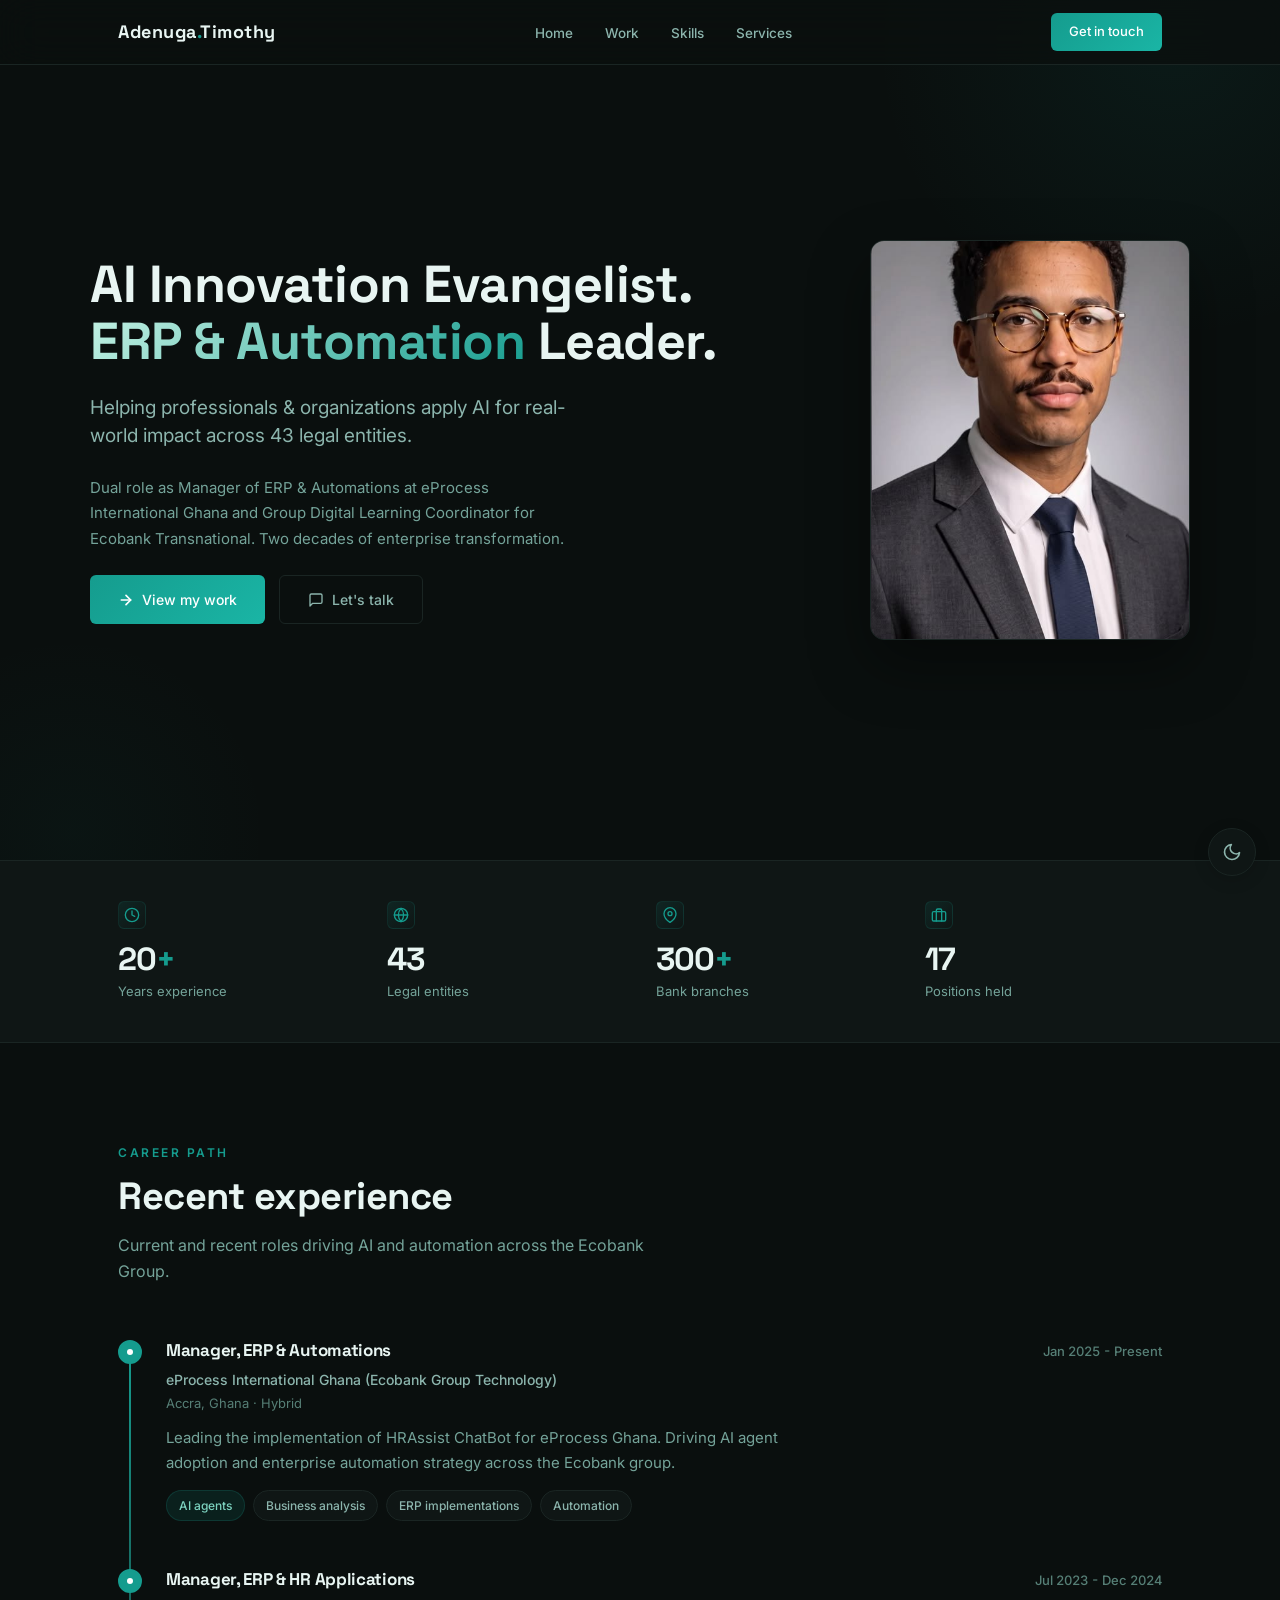
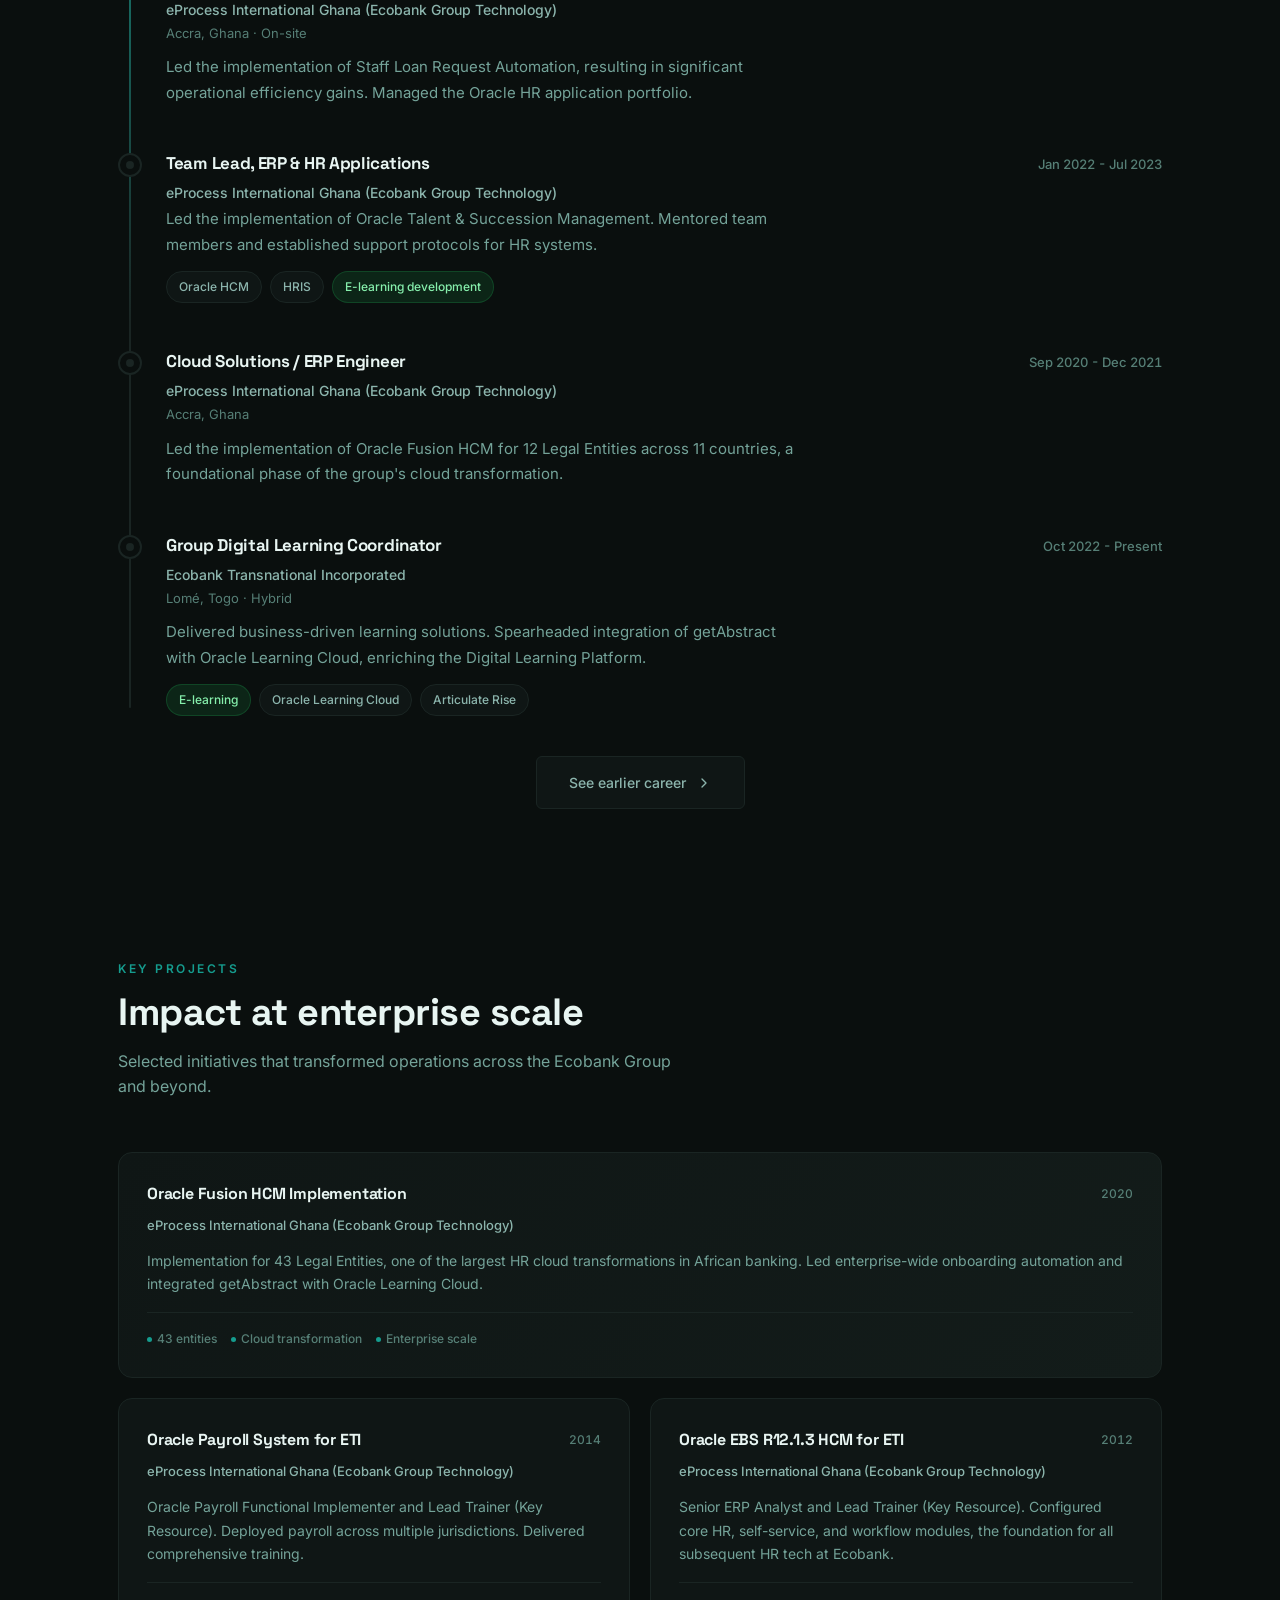
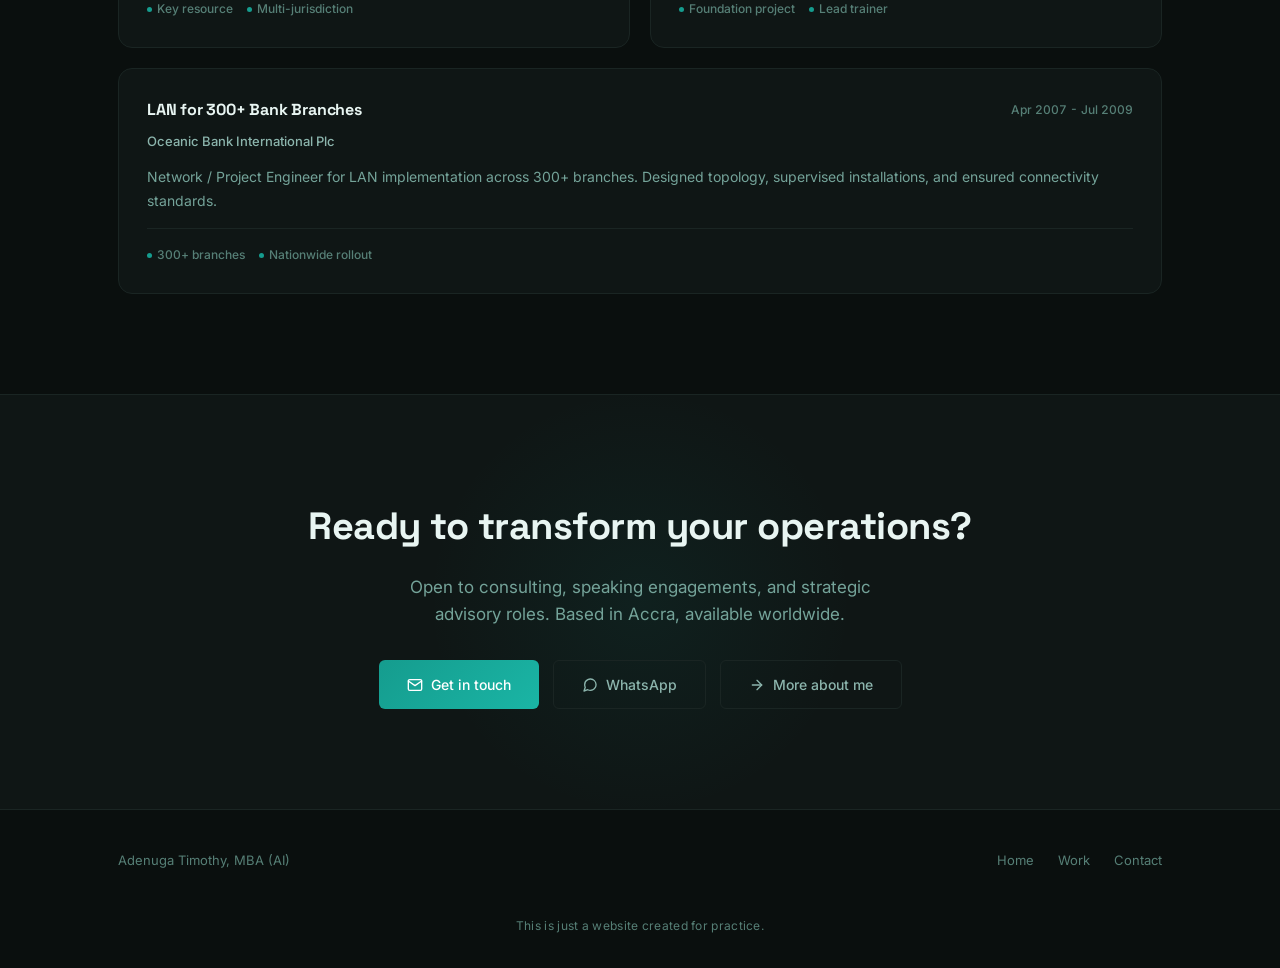
<file: index.html>
<!DOCTYPE html>
<html lang="en">
<head>
  <meta charset="UTF-8">
  <meta name="viewport" content="width=device-width, initial-scale=1.0">
  <title>Adenuga Timothy | AI Innovation Evangelist</title>
  <link rel="icon" href="favicon.svg" type="image/svg+xml">
  <!-- Sharing / preview tags (WhatsApp, LinkedIn, etc.) -->
  <meta name="description" content="Adenuga Timothy — AI Innovation Evangelist and ERP & Automation leader helping professionals and organizations apply AI for real-world impact across 43 legal entities at the Ecobank Group.">
  <meta property="og:type" content="website">
  <meta property="og:title" content="Adenuga Timothy — AI Innovation Evangelist & ERP Leader">
  <meta property="og:description" content="Two decades of enterprise transformation. Helping professionals and organizations apply AI for real-world impact across the Ecobank Group.">
  <meta property="og:url" content="https://solomondavid1369-blip.github.io/Fala.isaac/">
  <meta property="og:image" content="https://solomondavid1369-blip.github.io/Fala.isaac/profile.jpg">
  <meta name="twitter:card" content="summary_large_image">
  <link rel="preconnect" href="https://fonts.googleapis.com">
  <link rel="preconnect" href="https://fonts.gstatic.com" crossorigin>
  <link href="https://fonts.googleapis.com/css2?family=Inter:wght@400;500;600&family=Space+Grotesk:wght@500;600;700&display=swap" rel="stylesheet">
  <link rel="stylesheet" href="styles.css">
</head>
<body class="page-home">
  <!-- THEME TOGGLE -->
  <button class="theme-toggle" id="themeToggle" aria-label="Toggle theme">
    <svg id="moonIcon" viewBox="0 0 24 24" fill="none" stroke="currentColor" stroke-width="2" stroke-linecap="round" stroke-linejoin="round"><path d="M21 12.79A9 9 0 1 1 11.21 3 7 7 0 0 0 21 12.79z"/></svg>
    <svg id="sunIcon" style="display:none" viewBox="0 0 24 24" fill="none" stroke="currentColor" stroke-width="2" stroke-linecap="round" stroke-linejoin="round"><circle cx="12" cy="12" r="5"/><line x1="12" y1="1" x2="12" y2="3"/><line x1="12" y1="21" x2="12" y2="23"/><line x1="4.22" y1="4.22" x2="5.64" y2="5.64"/><line x1="18.36" y1="18.36" x2="19.78" y2="19.78"/><line x1="1" y1="12" x2="3" y2="12"/><line x1="21" y1="12" x2="23" y2="12"/><line x1="4.22" y1="19.78" x2="5.64" y2="18.36"/><line x1="18.36" y1="5.64" x2="19.78" y2="4.22"/></svg>
  </button>
  <!-- NAV -->
  <nav>
    <div class="nav-inner">
      <a href="index.html" class="nav-logo">Adenuga<span>.</span>Timothy</a>
      <ul class="nav-links" id="navLinks">
        <li><a href="index.html">Home</a></li>
        <li><a href="work.html">Work</a></li>
        <li><a href="work.html#skills">Skills</a></li>
        <li><a href="work.html#services">Services</a></li>
      </ul>
      <a href="mailto:falaisaac@gmail.com" class="nav-cta">Get in touch</a>
        <button class="nav-toggle" id="navToggle" aria-label="Menu" aria-expanded="false" aria-controls="navLinks">
          <svg class="icon-open" viewBox="0 0 24 24" fill="none" stroke="currentColor" stroke-width="2" stroke-linecap="round" stroke-linejoin="round"><line x1="3" y1="6" x2="21" y2="6"/><line x1="3" y1="12" x2="21" y2="12"/><line x1="3" y1="18" x2="21" y2="18"/></svg>
          <svg class="icon-close" viewBox="0 0 24 24" fill="none" stroke="currentColor" stroke-width="2" stroke-linecap="round" stroke-linejoin="round"><line x1="18" y1="6" x2="6" y2="18"/><line x1="6" y1="6" x2="18" y2="18"/></svg>
        </button>
    </div>
  </nav>
  <!-- HERO -->
  <section class="hero" id="about">
    <div class="hero-net" aria-hidden="true"><svg viewBox="0 0 400 350" fill="none" xmlns="http://www.w3.org/2000/svg"><line class="edge" x1="40" y1="70" x2="200" y2="45"/><line class="edge" x1="40" y1="70" x2="200" y2="110"/><line class="edge" x1="40" y1="70" x2="200" y2="175"/><line class="edge" x1="40" y1="70" x2="200" y2="240"/><line class="edge" x1="40" y1="70" x2="200" y2="305"/><line class="edge" x1="40" y1="140" x2="200" y2="45"/><line class="edge" x1="40" y1="140" x2="200" y2="110"/><line class="edge" x1="40" y1="140" x2="200" y2="175"/><line class="edge" x1="40" y1="140" x2="200" y2="240"/><line class="edge" x1="40" y1="140" x2="200" y2="305"/><line class="edge" x1="40" y1="210" x2="200" y2="45"/><line class="edge" x1="40" y1="210" x2="200" y2="110"/><line class="edge" x1="40" y1="210" x2="200" y2="175"/><line class="edge" x1="40" y1="210" x2="200" y2="240"/><line class="edge" x1="40" y1="210" x2="200" y2="305"/><line class="edge" x1="40" y1="280" x2="200" y2="45"/><line class="edge" x1="40" y1="280" x2="200" y2="110"/><line class="edge" x1="40" y1="280" x2="200" y2="175"/><line class="edge" x1="40" y1="280" x2="200" y2="240"/><line class="edge" x1="40" y1="280" x2="200" y2="305"/><line class="edge" x1="200" y1="45" x2="360" y2="120"/><line class="edge" x1="200" y1="45" x2="360" y2="175"/><line class="edge" x1="200" y1="45" x2="360" y2="230"/><line class="edge" x1="200" y1="110" x2="360" y2="120"/><line class="edge" x1="200" y1="110" x2="360" y2="175"/><line class="edge" x1="200" y1="110" x2="360" y2="230"/><line class="edge" x1="200" y1="175" x2="360" y2="120"/><line class="edge" x1="200" y1="175" x2="360" y2="175"/><line class="edge" x1="200" y1="175" x2="360" y2="230"/><line class="edge" x1="200" y1="240" x2="360" y2="120"/><line class="edge" x1="200" y1="240" x2="360" y2="175"/><line class="edge" x1="200" y1="240" x2="360" y2="230"/><line class="edge" x1="200" y1="305" x2="360" y2="120"/><line class="edge" x1="200" y1="305" x2="360" y2="175"/><line class="edge" x1="200" y1="305" x2="360" y2="230"/><circle class="node pulse" cx="40" cy="70" r="5" style="animation-duration:2.4s"/><circle class="node" cx="40" cy="140" r="5" style="animation-duration:2.8s"/><circle class="node" cx="40" cy="210" r="5" style="animation-duration:3.2s"/><circle class="node pulse" cx="40" cy="280" r="5" style="animation-duration:3.6s"/><circle class="node" cx="200" cy="45" r="5" style="animation-duration:4s"/><circle class="node" cx="200" cy="110" r="5" style="animation-duration:2.4s"/><circle class="node pulse" cx="200" cy="175" r="5" style="animation-duration:2.8s"/><circle class="node" cx="200" cy="240" r="5" style="animation-duration:3.2s"/><circle class="node" cx="200" cy="305" r="5" style="animation-duration:3.6s"/><circle class="node pulse" cx="360" cy="120" r="5" style="animation-duration:4s"/><circle class="node" cx="360" cy="175" r="5" style="animation-duration:2.4s"/><circle class="node" cx="360" cy="230" r="5" style="animation-duration:2.8s"/></svg></div>
    <div class="hero-inner">
      <div class="hero-left">
        <h1>AI Innovation Evangelist.<br><span class="accent">ERP &amp; Automation</span> Leader.</h1>
        <p class="hero-subtitle">Helping professionals &amp; organizations apply AI for real-world impact across 43 legal entities.</p>
        <p class="hero-desc">Dual role as Manager of ERP &amp; Automations at eProcess International Ghana and Group Digital Learning Coordinator for Ecobank Transnational. Two decades of enterprise transformation.</p>
        <div class="hero-cta-row">
          <a href="work.html" class="btn-primary">
            <svg width="16" height="16" viewBox="0 0 24 24" fill="none" stroke="currentColor" stroke-width="2.5" stroke-linecap="round" stroke-linejoin="round"><path d="M5 12h14"/><path d="m12 5 7 7-7 7"/></svg>
            View my work
          </a>
          <a href="mailto:falaisaac@gmail.com" class="btn-secondary">
            <svg width="16" height="16" viewBox="0 0 24 24" fill="none" stroke="currentColor" stroke-width="2" stroke-linecap="round" stroke-linejoin="round"><path d="M21 15a2 2 0 0 1-2 2H7l-4 4V5a2 2 0 0 1 2-2h14a2 2 0 0 1 2 2z"/></svg>
            Let's talk
          </a>
        </div>
      </div>
      <div class="hero-right">
        <div class="hero-img-wrap" id="heroImg">
          <div class="hero-img-frame">
            <img src="profile.jpg" alt="Adenuga Timothy">
          </div>
        </div>
      </div>
    </div>
  </section>
  <!-- STATS -->
  <div class="stats-strip">
    <div class="stats-inner">
      <div class="stat-item">
        <div class="stat-icon"><svg viewBox="0 0 24 24" fill="none" stroke="currentColor" stroke-width="2" stroke-linecap="round" stroke-linejoin="round"><circle cx="12" cy="12" r="10"/><polyline points="12 6 12 12 16 14"/></svg></div>
        <div class="stat-value">20<span class="plus">+</span></div>
        <div class="stat-label">Years experience</div>
      </div>
      <div class="stat-item">
        <div class="stat-icon"><svg viewBox="0 0 24 24" fill="none" stroke="currentColor" stroke-width="2" stroke-linecap="round" stroke-linejoin="round"><circle cx="12" cy="12" r="10"/><line x1="2" y1="12" x2="22" y2="12"/><path d="M12 2a15.3 15.3 0 0 1 4 10 15.3 15.3 0 0 1-4 10 15.3 15.3 0 0 1-4-10 15.3 15.3 0 0 1 4-10z"/></svg></div>
        <div class="stat-value">43</div>
        <div class="stat-label">Legal entities</div>
      </div>
      <div class="stat-item">
        <div class="stat-icon"><svg viewBox="0 0 24 24" fill="none" stroke="currentColor" stroke-width="2" stroke-linecap="round" stroke-linejoin="round"><path d="M21 10c0 7-9 13-9 13s-9-6-9-13a9 9 0 0 1 18 0z"/><circle cx="12" cy="10" r="3"/></svg></div>
        <div class="stat-value">300<span class="plus">+</span></div>
        <div class="stat-label">Bank branches</div>
      </div>
      <div class="stat-item">
        <div class="stat-icon"><svg viewBox="0 0 24 24" fill="none" stroke="currentColor" stroke-width="2" stroke-linecap="round" stroke-linejoin="round"><rect x="2" y="7" width="20" height="14" rx="2" ry="2"/><path d="M16 21V5a2 2 0 0 0-2-2h-4a2 2 0 0 0-2 2v16"/></svg></div>
        <div class="stat-value">17</div>
        <div class="stat-label">Positions held</div>
      </div>
    </div>
  </div>
  <!-- EXPERIENCE (First Half) -->
  <section class="section" id="experience">
    <div class="exp-net" aria-hidden="true"><svg viewBox="0 0 400 350" fill="none" xmlns="http://www.w3.org/2000/svg"><line class="edge" x1="40" y1="70" x2="200" y2="45"/><line class="edge" x1="40" y1="70" x2="200" y2="110"/><line class="edge" x1="40" y1="70" x2="200" y2="175"/><line class="edge" x1="40" y1="70" x2="200" y2="240"/><line class="edge" x1="40" y1="70" x2="200" y2="305"/><line class="edge" x1="40" y1="140" x2="200" y2="45"/><line class="edge" x1="40" y1="140" x2="200" y2="110"/><line class="edge" x1="40" y1="140" x2="200" y2="175"/><line class="edge" x1="40" y1="140" x2="200" y2="240"/><line class="edge" x1="40" y1="140" x2="200" y2="305"/><line class="edge" x1="40" y1="210" x2="200" y2="45"/><line class="edge" x1="40" y1="210" x2="200" y2="110"/><line class="edge" x1="40" y1="210" x2="200" y2="175"/><line class="edge" x1="40" y1="210" x2="200" y2="240"/><line class="edge" x1="40" y1="210" x2="200" y2="305"/><line class="edge" x1="40" y1="280" x2="200" y2="45"/><line class="edge" x1="40" y1="280" x2="200" y2="110"/><line class="edge" x1="40" y1="280" x2="200" y2="175"/><line class="edge" x1="40" y1="280" x2="200" y2="240"/><line class="edge" x1="40" y1="280" x2="200" y2="305"/><line class="edge" x1="200" y1="45" x2="360" y2="120"/><line class="edge" x1="200" y1="45" x2="360" y2="175"/><line class="edge" x1="200" y1="45" x2="360" y2="230"/><line class="edge" x1="200" y1="110" x2="360" y2="120"/><line class="edge" x1="200" y1="110" x2="360" y2="175"/><line class="edge" x1="200" y1="110" x2="360" y2="230"/><line class="edge" x1="200" y1="175" x2="360" y2="120"/><line class="edge" x1="200" y1="175" x2="360" y2="175"/><line class="edge" x1="200" y1="175" x2="360" y2="230"/><line class="edge" x1="200" y1="240" x2="360" y2="120"/><line class="edge" x1="200" y1="240" x2="360" y2="175"/><line class="edge" x1="200" y1="240" x2="360" y2="230"/><line class="edge" x1="200" y1="305" x2="360" y2="120"/><line class="edge" x1="200" y1="305" x2="360" y2="175"/><line class="edge" x1="200" y1="305" x2="360" y2="230"/><circle class="node pulse" cx="40" cy="70" r="5" style="animation-duration:2.4s"/><circle class="node" cx="40" cy="140" r="5" style="animation-duration:2.8s"/><circle class="node" cx="40" cy="210" r="5" style="animation-duration:3.2s"/><circle class="node pulse" cx="40" cy="280" r="5" style="animation-duration:3.6s"/><circle class="node" cx="200" cy="45" r="5" style="animation-duration:4s"/><circle class="node" cx="200" cy="110" r="5" style="animation-duration:2.4s"/><circle class="node pulse" cx="200" cy="175" r="5" style="animation-duration:2.8s"/><circle class="node" cx="200" cy="240" r="5" style="animation-duration:3.2s"/><circle class="node" cx="200" cy="305" r="5" style="animation-duration:3.6s"/><circle class="node pulse" cx="360" cy="120" r="5" style="animation-duration:4s"/><circle class="node" cx="360" cy="175" r="5" style="animation-duration:2.4s"/><circle class="node" cx="360" cy="230" r="5" style="animation-duration:2.8s"/></svg></div>
    <div class="section-header reveal">
      <span class="section-deco" aria-hidden="true"><svg viewBox="0 0 240 200" fill="none" xmlns="http://www.w3.org/2000/svg"><line class="edge" x1="38" y1="44" x2="112" y2="22"/><line class="edge" x1="112" y1="22" x2="186" y2="52"/><line class="edge" x1="38" y1="44" x2="66" y2="108"/><line class="edge" x1="112" y1="22" x2="138" y2="92"/><line class="edge" x1="186" y1="52" x2="138" y2="92"/><line class="edge" x1="186" y1="52" x2="206" y2="120"/><line class="edge" x1="66" y1="108" x2="138" y2="92"/><line class="edge" x1="138" y1="92" x2="96" y2="158"/><line class="edge" x1="138" y1="92" x2="206" y2="120"/><line class="edge" x1="66" y1="108" x2="96" y2="158"/><line class="edge" x1="206" y1="120" x2="172" y2="170"/><line class="edge" x1="96" y1="158" x2="172" y2="170"/><line class="edge" x1="206" y1="120" x2="138" y2="92"/><circle class="node pulse" cx="38" cy="44" r="4.5" style="animation-duration:2.4s"/><circle class="node" cx="112" cy="22" r="4.5" style="animation-duration:2.9s"/><circle class="node" cx="186" cy="52" r="4.5" style="animation-duration:3.4s"/><circle class="node pulse" cx="66" cy="108" r="4.5" style="animation-duration:3.9s"/><circle class="node" cx="138" cy="92" r="4.5" style="animation-duration:2.4s"/><circle class="node" cx="206" cy="120" r="4.5" style="animation-duration:2.9s"/><circle class="node pulse" cx="96" cy="158" r="4.5" style="animation-duration:3.4s"/><circle class="node" cx="172" cy="170" r="4.5" style="animation-duration:3.9s"/></svg></span>
      <div class="section-eyebrow">Career Path</div>
      <h2 class="section-title">Recent experience</h2>
      <p class="section-desc">Current and recent roles driving AI and automation across the Ecobank Group.</p>
    </div>
    <div class="timeline-wrap reveal">
      <div class="timeline-line"></div>
      <div class="timeline-item active">
        <div class="timeline-dot"></div>
        <div class="timeline-header">
          <span class="timeline-role">Manager, ERP &amp; Automations</span>
          <span class="timeline-date">Jan 2025 - Present</span>
        </div>
        <div class="timeline-org">eProcess International Ghana (Ecobank Group Technology)</div>
        <div class="timeline-location">Accra, Ghana · Hybrid</div>
        <div class="timeline-body">Leading the implementation of HRAssist ChatBot for eProcess Ghana. Driving AI agent adoption and enterprise automation strategy across the Ecobank group.</div>
        <div class="timeline-tags">
          <span class="tag tag-accent">AI agents</span>
          <span class="tag">Business analysis</span>
          <span class="tag">ERP implementations</span>
          <span class="tag">Automation</span>
        </div>
      </div>
      <div class="timeline-item active">
        <div class="timeline-dot"></div>
        <div class="timeline-header">
          <span class="timeline-role">Manager, ERP &amp; HR Applications</span>
          <span class="timeline-date">Jul 2023 - Dec 2024</span>
        </div>
        <div class="timeline-org">eProcess International Ghana (Ecobank Group Technology)</div>
        <div class="timeline-location">Accra, Ghana · On-site</div>
        <div class="timeline-body">Led the implementation of Staff Loan Request Automation, resulting in significant operational efficiency gains. Managed the Oracle HR application portfolio.</div>
      </div>
      <div class="timeline-item">
        <div class="timeline-dot"></div>
        <div class="timeline-header">
          <span class="timeline-role">Team Lead, ERP &amp; HR Applications</span>
          <span class="timeline-date">Jan 2022 - Jul 2023</span>
        </div>
        <div class="timeline-org">eProcess International Ghana (Ecobank Group Technology)</div>
        <div class="timeline-body">Led the implementation of Oracle Talent &amp; Succession Management. Mentored team members and established support protocols for HR systems.</div>
        <div class="timeline-tags">
          <span class="tag">Oracle HCM</span>
          <span class="tag">HRIS</span>
          <span class="tag tag-green">E-learning development</span>
        </div>
      </div>
      <div class="timeline-item">
        <div class="timeline-dot"></div>
        <div class="timeline-header">
          <span class="timeline-role">Cloud Solutions / ERP Engineer</span>
          <span class="timeline-date">Sep 2020 - Dec 2021</span>
        </div>
        <div class="timeline-org">eProcess International Ghana (Ecobank Group Technology)</div>
        <div class="timeline-location">Accra, Ghana</div>
        <div class="timeline-body">Led the implementation of Oracle Fusion HCM for 12 Legal Entities across 11 countries, a foundational phase of the group's cloud transformation.</div>
      </div>
      <div class="timeline-item">
        <div class="timeline-dot"></div>
        <div class="timeline-header">
          <span class="timeline-role">Group Digital Learning Coordinator</span>
          <span class="timeline-date">Oct 2022 - Present</span>
        </div>
        <div class="timeline-org">Ecobank Transnational Incorporated</div>
        <div class="timeline-location">Lomé, Togo · Hybrid</div>
        <div class="timeline-body">Delivered business-driven learning solutions. Spearheaded integration of getAbstract with Oracle Learning Cloud, enriching the Digital Learning Platform.</div>
        <div class="timeline-tags">
          <span class="tag tag-green">E-learning</span>
          <span class="tag">Oracle Learning Cloud</span>
          <span class="tag">Articulate Rise</span>
        </div>
      </div>
    </div>
    <div class="page-nav">
      <a href="work.html#experience">
        See earlier career
        <svg width="16" height="16" viewBox="0 0 24 24" fill="none" stroke="currentColor" stroke-width="2" stroke-linecap="round" stroke-linejoin="round"><path d="m9 18 6-6-6-6"/></svg>
      </a>
    </div>
    <div class="flow-band" aria-hidden="true"><svg viewBox="0 0 1000 195" fill="none" xmlns="http://www.w3.org/2000/svg"><line class="edge" x1="40" y1="45" x2="64" y2="150"/><line class="edge" x1="40" y1="45" x2="132" y2="60"/><line class="edge" x1="40" y1="45" x2="132" y2="135"/><line class="edge" x1="64" y1="150" x2="132" y2="60"/><line class="edge" x1="64" y1="150" x2="132" y2="135"/><line class="edge" x1="132" y1="60" x2="132" y2="135"/><line class="edge" x1="132" y1="60" x2="224" y2="45"/><line class="edge" x1="132" y1="60" x2="248" y2="150"/><line class="edge" x1="132" y1="135" x2="224" y2="45"/><line class="edge" x1="132" y1="135" x2="248" y2="150"/><line class="edge" x1="224" y1="45" x2="248" y2="150"/><line class="edge" x1="224" y1="45" x2="316" y2="60"/><line class="edge" x1="224" y1="45" x2="316" y2="135"/><line class="edge" x1="248" y1="150" x2="316" y2="60"/><line class="edge" x1="248" y1="150" x2="316" y2="135"/><line class="edge" x1="316" y1="60" x2="316" y2="135"/><line class="edge" x1="316" y1="60" x2="408" y2="45"/><line class="edge" x1="316" y1="60" x2="432" y2="150"/><line class="edge" x1="316" y1="135" x2="408" y2="45"/><line class="edge" x1="316" y1="135" x2="432" y2="150"/><line class="edge" x1="408" y1="45" x2="432" y2="150"/><line class="edge" x1="408" y1="45" x2="500" y2="60"/><line class="edge" x1="408" y1="45" x2="500" y2="135"/><line class="edge" x1="432" y1="150" x2="500" y2="60"/><line class="edge" x1="432" y1="150" x2="500" y2="135"/><line class="edge" x1="500" y1="60" x2="500" y2="135"/><line class="edge" x1="500" y1="60" x2="592" y2="45"/><line class="edge" x1="500" y1="60" x2="616" y2="150"/><line class="edge" x1="500" y1="135" x2="592" y2="45"/><line class="edge" x1="500" y1="135" x2="616" y2="150"/><line class="edge" x1="592" y1="45" x2="616" y2="150"/><line class="edge" x1="592" y1="45" x2="684" y2="60"/><line class="edge" x1="592" y1="45" x2="684" y2="135"/><line class="edge" x1="616" y1="150" x2="684" y2="60"/><line class="edge" x1="616" y1="150" x2="684" y2="135"/><line class="edge" x1="684" y1="60" x2="684" y2="135"/><line class="edge" x1="684" y1="60" x2="776" y2="45"/><line class="edge" x1="684" y1="60" x2="800" y2="150"/><line class="edge" x1="684" y1="135" x2="776" y2="45"/><line class="edge" x1="684" y1="135" x2="800" y2="150"/><line class="edge" x1="776" y1="45" x2="800" y2="150"/><line class="edge" x1="776" y1="45" x2="868" y2="60"/><line class="edge" x1="776" y1="45" x2="868" y2="135"/><line class="edge" x1="800" y1="150" x2="868" y2="60"/><line class="edge" x1="800" y1="150" x2="868" y2="135"/><line class="edge" x1="868" y1="60" x2="868" y2="135"/><line class="edge" x1="868" y1="60" x2="960" y2="45"/><line class="edge" x1="868" y1="60" x2="984" y2="150"/><line class="edge" x1="868" y1="135" x2="960" y2="45"/><line class="edge" x1="868" y1="135" x2="984" y2="150"/><line class="edge" x1="960" y1="45" x2="984" y2="150"/><circle class="node pulse" cx="40" cy="45" r="4" style="animation-duration:2.4s"/><circle class="node" cx="64" cy="150" r="4" style="animation-duration:2.9s"/><circle class="node" cx="132" cy="60" r="4" style="animation-duration:3.4s"/><circle class="node" cx="132" cy="135" r="4" style="animation-duration:3.9s"/><circle class="node pulse" cx="224" cy="45" r="4" style="animation-duration:4.4s"/><circle class="node" cx="248" cy="150" r="4" style="animation-duration:2.4s"/><circle class="node" cx="316" cy="60" r="4" style="animation-duration:2.9s"/><circle class="node" cx="316" cy="135" r="4" style="animation-duration:3.4s"/><circle class="node pulse" cx="408" cy="45" r="4" style="animation-duration:3.9s"/><circle class="node" cx="432" cy="150" r="4" style="animation-duration:4.4s"/><circle class="node" cx="500" cy="60" r="4" style="animation-duration:2.4s"/><circle class="node" cx="500" cy="135" r="4" style="animation-duration:2.9s"/><circle class="node pulse" cx="592" cy="45" r="4" style="animation-duration:3.4s"/><circle class="node" cx="616" cy="150" r="4" style="animation-duration:3.9s"/><circle class="node" cx="684" cy="60" r="4" style="animation-duration:4.4s"/><circle class="node" cx="684" cy="135" r="4" style="animation-duration:2.4s"/><circle class="node pulse" cx="776" cy="45" r="4" style="animation-duration:2.9s"/><circle class="node" cx="800" cy="150" r="4" style="animation-duration:3.4s"/><circle class="node" cx="868" cy="60" r="4" style="animation-duration:3.9s"/><circle class="node" cx="868" cy="135" r="4" style="animation-duration:4.4s"/><circle class="node pulse" cx="960" cy="45" r="4" style="animation-duration:2.4s"/><circle class="node" cx="984" cy="150" r="4" style="animation-duration:2.9s"/></svg></div>
  </section>
  <!-- PROJECTS -->
  <section class="section" id="projects">
    <div class="section-header reveal">
      <span class="section-deco" aria-hidden="true"><svg viewBox="0 0 240 200" fill="none" xmlns="http://www.w3.org/2000/svg"><line class="edge" x1="38" y1="44" x2="112" y2="22"/><line class="edge" x1="112" y1="22" x2="186" y2="52"/><line class="edge" x1="38" y1="44" x2="66" y2="108"/><line class="edge" x1="112" y1="22" x2="138" y2="92"/><line class="edge" x1="186" y1="52" x2="138" y2="92"/><line class="edge" x1="186" y1="52" x2="206" y2="120"/><line class="edge" x1="66" y1="108" x2="138" y2="92"/><line class="edge" x1="138" y1="92" x2="96" y2="158"/><line class="edge" x1="138" y1="92" x2="206" y2="120"/><line class="edge" x1="66" y1="108" x2="96" y2="158"/><line class="edge" x1="206" y1="120" x2="172" y2="170"/><line class="edge" x1="96" y1="158" x2="172" y2="170"/><line class="edge" x1="206" y1="120" x2="138" y2="92"/><circle class="node pulse" cx="38" cy="44" r="4.5" style="animation-duration:2.4s"/><circle class="node" cx="112" cy="22" r="4.5" style="animation-duration:2.9s"/><circle class="node" cx="186" cy="52" r="4.5" style="animation-duration:3.4s"/><circle class="node pulse" cx="66" cy="108" r="4.5" style="animation-duration:3.9s"/><circle class="node" cx="138" cy="92" r="4.5" style="animation-duration:2.4s"/><circle class="node" cx="206" cy="120" r="4.5" style="animation-duration:2.9s"/><circle class="node pulse" cx="96" cy="158" r="4.5" style="animation-duration:3.4s"/><circle class="node" cx="172" cy="170" r="4.5" style="animation-duration:3.9s"/></svg></span>
      <div class="section-eyebrow">Key Projects</div>
      <h2 class="section-title">Impact at enterprise scale</h2>
      <p class="section-desc">Selected initiatives that transformed operations across the Ecobank Group and beyond.</p>
    </div>
    <div class="projects-grid">
      <div class="project-card featured reveal">
        <span class="project-glyph" aria-hidden="true"><svg viewBox="0 0 24 24" fill="none" stroke="currentColor" stroke-width="1.5" stroke-linecap="round" stroke-linejoin="round"><path d="M18 10h-1.26A8 8 0 1 0 9 20h9a5 5 0 0 0 0-10z"/></svg></span>
        <div class="project-header">
          <span class="project-title">Oracle Fusion HCM Implementation</span>
          <span class="project-date">2020</span>
        </div>
        <div class="project-org">eProcess International Ghana (Ecobank Group Technology)</div>
        <div class="project-desc">Implementation for 43 Legal Entities, one of the largest HR cloud transformations in African banking. Led enterprise-wide onboarding automation and integrated getAbstract with Oracle Learning Cloud.</div>
        <div class="project-meta">
          <span><span class="project-meta-dot"></span>43 entities</span>
          <span><span class="project-meta-dot"></span>Cloud transformation</span>
          <span><span class="project-meta-dot"></span>Enterprise scale</span>
        </div>
      </div>
      <div class="project-card reveal">
        <span class="project-glyph" aria-hidden="true"><svg viewBox="0 0 24 24" fill="none" stroke="currentColor" stroke-width="1.5" stroke-linecap="round" stroke-linejoin="round"><rect x="1" y="4" width="22" height="16" rx="2"/><line x1="1" y1="10" x2="23" y2="10"/></svg></span>
        <div class="project-header">
          <span class="project-title">Oracle Payroll System for ETI</span>
          <span class="project-date">2014</span>
        </div>
        <div class="project-org">eProcess International Ghana (Ecobank Group Technology)</div>
        <div class="project-desc">Oracle Payroll Functional Implementer and Lead Trainer (Key Resource). Deployed payroll across multiple jurisdictions. Delivered comprehensive training.</div>
        <div class="project-meta">
          <span><span class="project-meta-dot"></span>Key resource</span>
          <span><span class="project-meta-dot"></span>Multi-jurisdiction</span>
        </div>
      </div>
      <div class="project-card reveal">
        <span class="project-glyph" aria-hidden="true"><svg viewBox="0 0 24 24" fill="none" stroke="currentColor" stroke-width="1.5" stroke-linecap="round" stroke-linejoin="round"><ellipse cx="12" cy="5" rx="9" ry="3"/><path d="M21 12c0 1.66-4 3-9 3s-9-1.34-9-3"/><path d="M3 5v14c0 1.66 4 3 9 3s9-1.34 9-3V5"/></svg></span>
        <div class="project-header">
          <span class="project-title">Oracle EBS R12.1.3 HCM for ETI</span>
          <span class="project-date">2012</span>
        </div>
        <div class="project-org">eProcess International Ghana (Ecobank Group Technology)</div>
        <div class="project-desc">Senior ERP Analyst and Lead Trainer (Key Resource). Configured core HR, self-service, and workflow modules, the foundation for all subsequent HR tech at Ecobank.</div>
        <div class="project-meta">
          <span><span class="project-meta-dot"></span>Foundation project</span>
          <span><span class="project-meta-dot"></span>Lead trainer</span>
        </div>
      </div>
      <div class="project-card wide reveal">
        <span class="project-glyph" aria-hidden="true"><svg viewBox="0 0 24 24" fill="none" stroke="currentColor" stroke-width="1.5" stroke-linecap="round" stroke-linejoin="round"><circle cx="18" cy="5" r="3"/><circle cx="6" cy="12" r="3"/><circle cx="18" cy="19" r="3"/><line x1="8.59" y1="13.51" x2="15.42" y2="17.49"/><line x1="15.41" y1="6.51" x2="8.59" y2="10.49"/></svg></span>
        <div class="project-header">
          <span class="project-title">LAN for 300+ Bank Branches</span>
          <span class="project-date">Apr 2007 - Jul 2009</span>
        </div>
        <div class="project-org">Oceanic Bank International Plc</div>
        <div class="project-desc">Network / Project Engineer for LAN implementation across 300+ branches. Designed topology, supervised installations, and ensured connectivity standards.</div>
        <div class="project-meta">
          <span><span class="project-meta-dot"></span>300+ branches</span>
          <span><span class="project-meta-dot"></span>Nationwide rollout</span>
        </div>
      </div>
    </div>
  </section>
  <!-- CTA -->
  <section class="cta-section" id="contact">
    <div class="cta-inner">
      <h2 class="cta-title reveal">Ready to transform your operations?</h2>
      <p class="cta-desc reveal">Open to consulting, speaking engagements, and strategic advisory roles. Based in Accra, available worldwide.</p>
      <div class="hero-cta-row" style="justify-content: center;">
        <a href="mailto:falaisaac@gmail.com" class="btn-primary reveal">
          <svg width="16" height="16" viewBox="0 0 24 24" fill="none" stroke="currentColor" stroke-width="2" stroke-linecap="round" stroke-linejoin="round"><path d="M4 4h16c1.1 0 2 .9 2 2v12c0 1.1-.9 2-2 2H4c-1.1 0-2-.9-2-2V6c0-1.1.9-2 2-2z"/><polyline points="22,6 12,13 2,6"/></svg>
          Get in touch
        </a>
        <a href="https://wa.me/233542751938" target="_blank" rel="noopener" class="btn-secondary reveal">
          <svg width="16" height="16" viewBox="0 0 24 24" fill="none" stroke="currentColor" stroke-width="2" stroke-linecap="round" stroke-linejoin="round"><path d="M21 11.5a8.38 8.38 0 0 1-.9 3.8 8.5 8.5 0 0 1-7.6 4.7 8.38 8.38 0 0 1-3.8-.9L3 21l1.9-5.7a8.38 8.38 0 0 1-.9-3.8 8.5 8.5 0 0 1 4.7-7.6 8.38 8.38 0 0 1 3.8-.9h.5a8.48 8.48 0 0 1 8 8v.5z"/></svg>
          WhatsApp
        </a>
        <a href="work.html" class="btn-secondary reveal">
          <svg width="16" height="16" viewBox="0 0 24 24" fill="none" stroke="currentColor" stroke-width="2" stroke-linecap="round" stroke-linejoin="round"><path d="M5 12h14"/><path d="m12 5 7 7-7 7"/></svg>
          More about me
        </a>
      </div>
    </div>
  </section>
  <!-- FOOTER -->
  <footer>
    <span>Adenuga Timothy, MBA (AI)</span>
    <div class="footer-links">
      <a href="index.html">Home</a>
      <a href="work.html">Work</a>
      <a href="mailto:falaisaac@gmail.com">Contact</a>
    </div>
  </footer>
  <div style="text-align:center; padding:4px 28px 32px; color:var(--text-muted); font-size:12px; letter-spacing:0.3px;">This is just a website created for practice.</div>
  <script>
    // Theme toggle
    const themeToggle = document.getElementById('themeToggle');
    const moonIcon = document.getElementById('moonIcon');
    const sunIcon = document.getElementById('sunIcon');
    const savedTheme = localStorage.getItem('theme') || 'dark';
    document.documentElement.setAttribute('data-theme', savedTheme);
    if (savedTheme === 'light') {
      moonIcon.style.display = 'none';
      sunIcon.style.display = 'block';
    }
    themeToggle.addEventListener('click', () => {
      const current = document.documentElement.getAttribute('data-theme');
      const next = current === 'dark' ? 'light' : 'dark';
      document.documentElement.setAttribute('data-theme', next);
      localStorage.setItem('theme', next);
      if (next === 'light') {
        moonIcon.style.display = 'none';
        sunIcon.style.display = 'block';
      } else {
        moonIcon.style.display = 'block';
        sunIcon.style.display = 'none';
      }
    });
    // Mobile menu toggle
    const navToggle = document.getElementById('navToggle');
    const navLinks = document.getElementById('navLinks');
    navToggle.addEventListener('click', () => {
      const open = navLinks.classList.toggle('open');
      navToggle.setAttribute('aria-expanded', open ? 'true' : 'false');
    });
    // Close the menu after tapping a link
    navLinks.querySelectorAll('a').forEach(a => a.addEventListener('click', () => {
      navLinks.classList.remove('open');
      navToggle.setAttribute('aria-expanded', 'false');
    }));
    // Scroll reveal
    const observer = new IntersectionObserver((entries) => {
      entries.forEach(entry => { if (entry.isIntersecting) entry.target.classList.add('visible'); });
    }, { threshold: 0.1, rootMargin: '0px 0px -40px 0px' });
    document.querySelectorAll('.reveal').forEach(el => observer.observe(el));
    // Cursor-follow glow on the hero photo card
    const heroImg = document.getElementById('heroImg');
    if (heroImg) {
      const frame = heroImg.querySelector('.hero-img-frame');
      heroImg.addEventListener('pointermove', (e) => {
        const r = frame.getBoundingClientRect();
        frame.style.setProperty('--mx', ((e.clientX - r.left) / r.width) * 100 + '%');
        frame.style.setProperty('--my', ((e.clientY - r.top) / r.height) * 100 + '%');
      });
    }
</script>
</body>
</html>
</file>
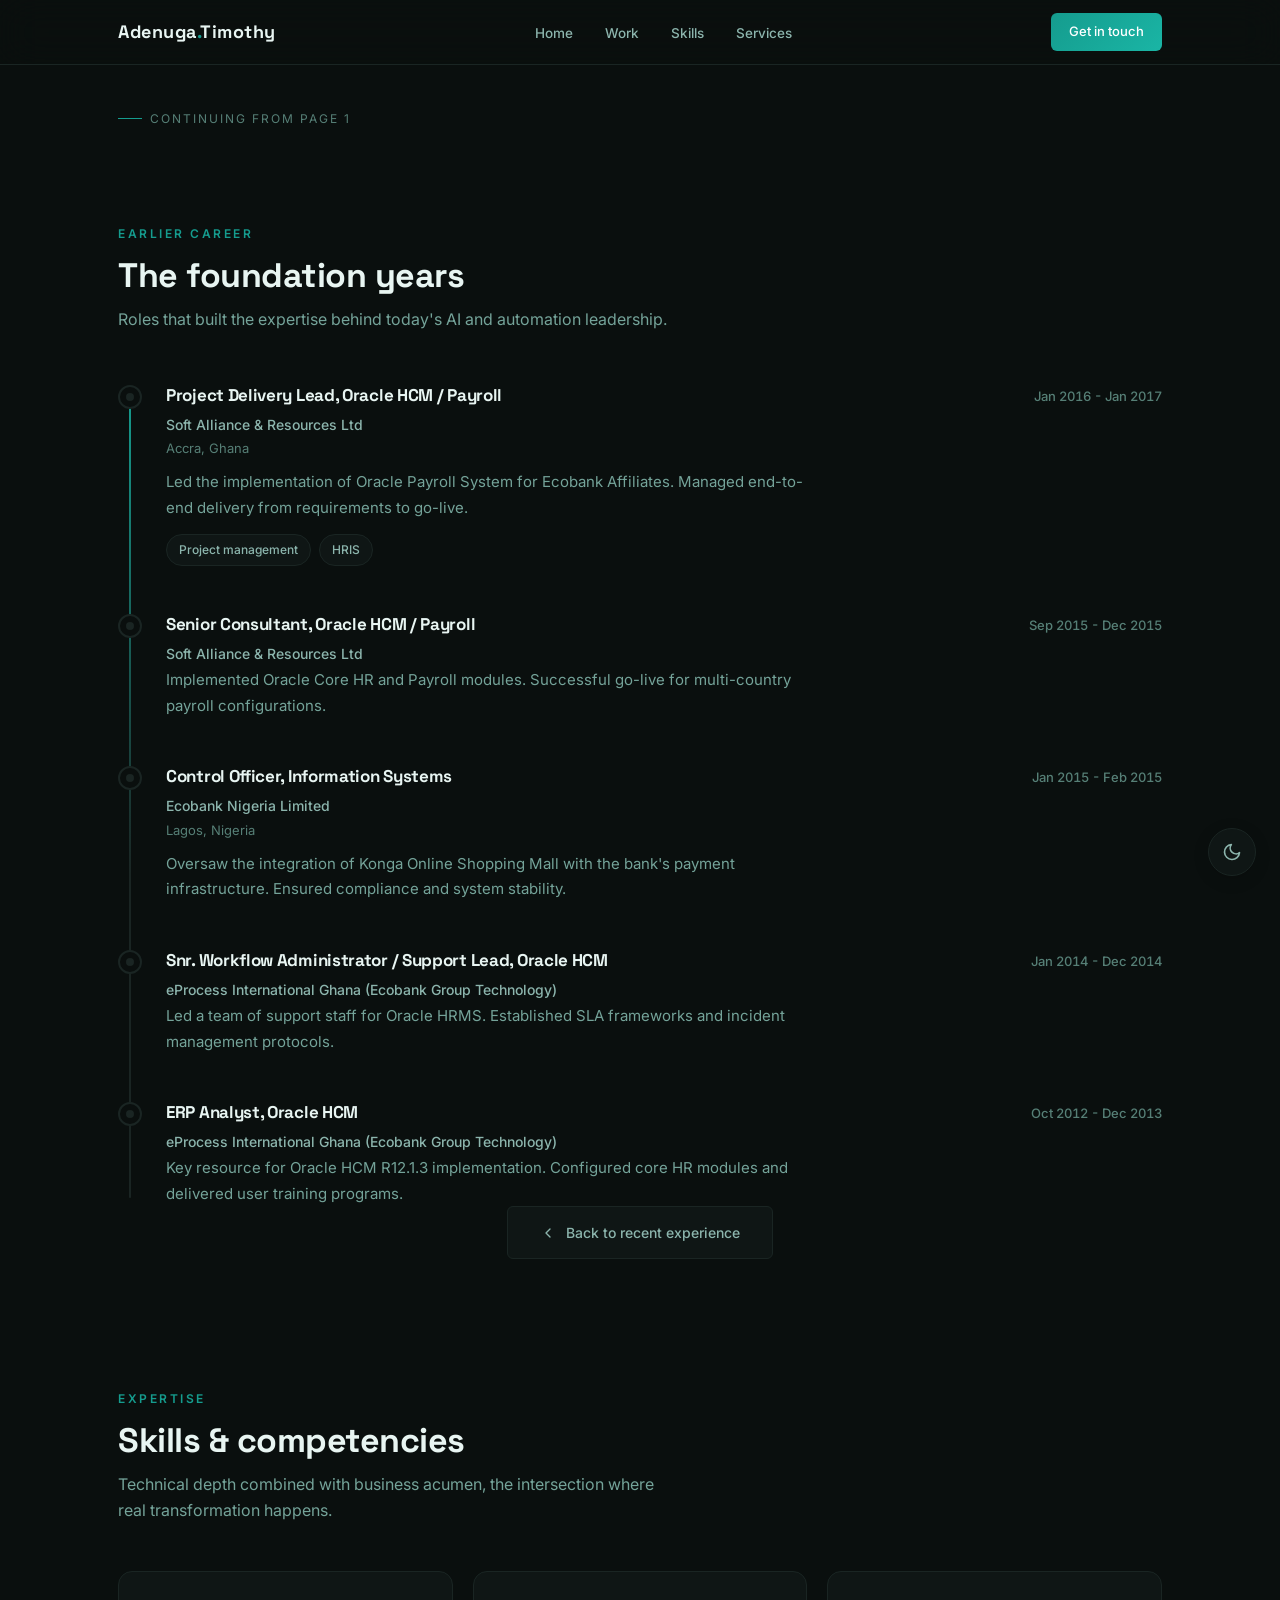
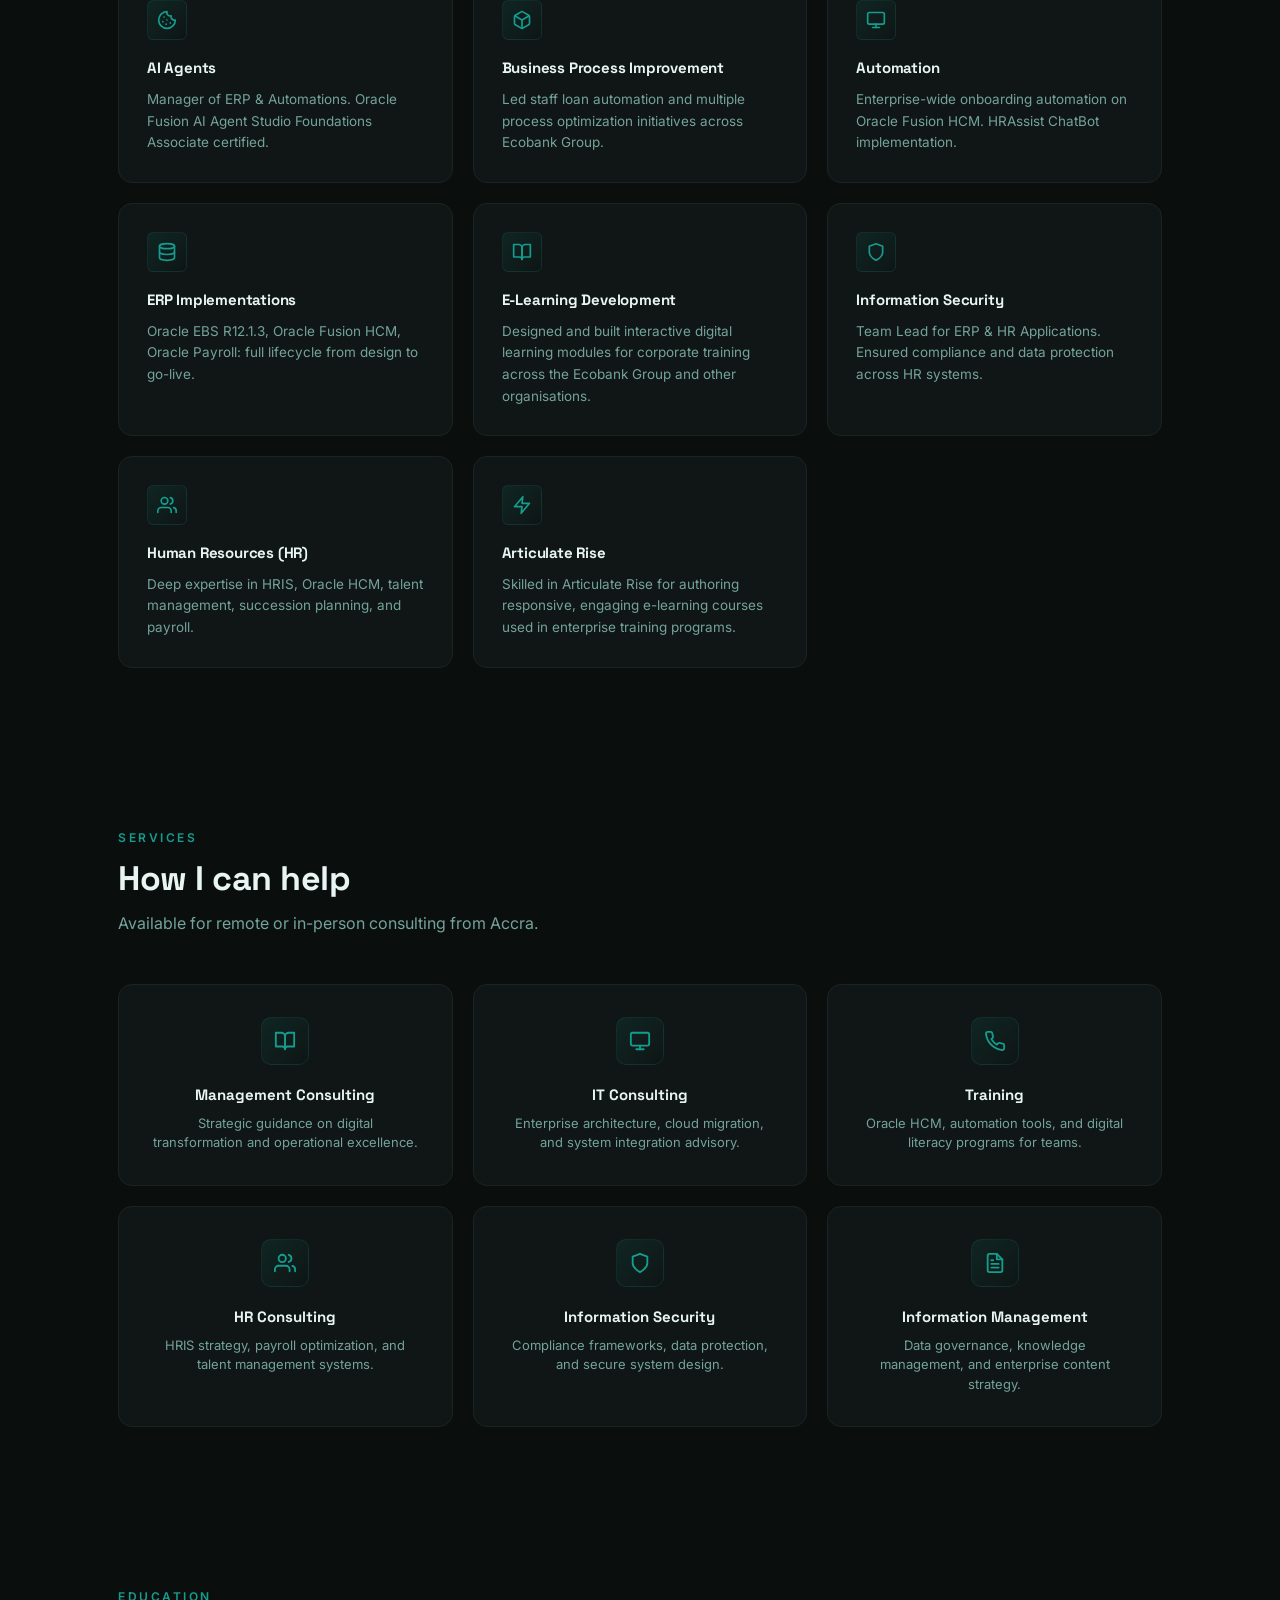
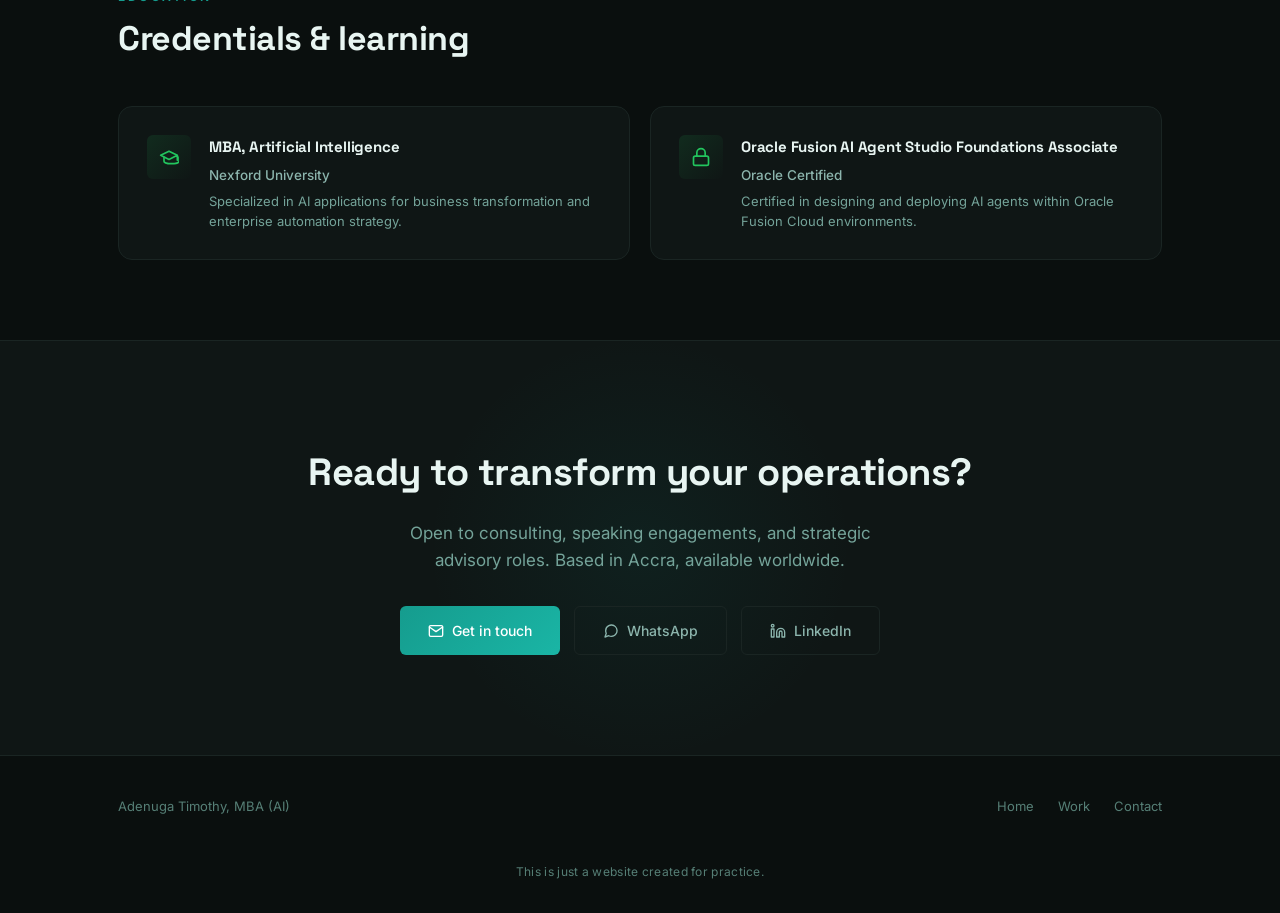
<file: work.html>
<!DOCTYPE html>
<html lang="en">
<head>
  <meta charset="UTF-8">
  <meta name="viewport" content="width=device-width, initial-scale=1.0">
  <title>Adenuga Timothy | Skills, Services &amp; Contact</title>
  <link rel="icon" href="favicon.svg" type="image/svg+xml">
  <!-- Sharing / preview tags (WhatsApp, LinkedIn, etc.) -->
  <meta name="description" content="Adenuga Timothy's skills, services, and career — two decades in Oracle HCM, ERP implementation, automation, and enterprise digital learning across the Ecobank Group.">
  <meta property="og:type" content="website">
  <meta property="og:title" content="Adenuga Timothy — Skills, Services &amp; Contact">
  <meta property="og:description" content="Oracle HCM, ERP implementation, automation, and enterprise digital learning. Available for consulting, training, and advisory from Accra.">
  <meta property="og:url" content="https://solomondavid1369-blip.github.io/Fala.isaac/work.html">
  <meta property="og:image" content="https://solomondavid1369-blip.github.io/Fala.isaac/profile.jpg">
  <meta name="twitter:card" content="summary_large_image">
  <link rel="preconnect" href="https://fonts.googleapis.com">
  <link rel="preconnect" href="https://fonts.gstatic.com" crossorigin>
  <link href="https://fonts.googleapis.com/css2?family=Inter:wght@400;500;600&family=Space+Grotesk:wght@500;600;700&display=swap" rel="stylesheet">
  <link rel="stylesheet" href="styles.css">
</head>
<body class="page-work">
  <!-- THEME TOGGLE -->
  <button class="theme-toggle" id="themeToggle" aria-label="Toggle theme">
    <svg id="moonIcon" viewBox="0 0 24 24" fill="none" stroke="currentColor" stroke-width="2" stroke-linecap="round" stroke-linejoin="round"><path d="M21 12.79A9 9 0 1 1 11.21 3 7 7 0 0 0 21 12.79z"/></svg>
    <svg id="sunIcon" style="display:none" viewBox="0 0 24 24" fill="none" stroke="currentColor" stroke-width="2" stroke-linecap="round" stroke-linejoin="round"><circle cx="12" cy="12" r="5"/><line x1="12" y1="1" x2="12" y2="3"/><line x1="12" y1="21" x2="12" y2="23"/><line x1="4.22" y1="4.22" x2="5.64" y2="5.64"/><line x1="18.36" y1="18.36" x2="19.78" y2="19.78"/><line x1="1" y1="12" x2="3" y2="12"/><line x1="21" y1="12" x2="23" y2="12"/><line x1="4.22" y1="19.78" x2="5.64" y2="18.36"/><line x1="18.36" y1="5.64" x2="19.78" y2="4.22"/></svg>
  </button>
  <!-- NAV -->
  <nav>
    <div class="nav-inner">
      <a href="index.html" class="nav-logo">Adenuga<span>.</span>Timothy</a>
      <ul class="nav-links" id="navLinks">
        <li><a href="index.html">Home</a></li>
        <li><a href="work.html">Work</a></li>
        <li><a href="work.html#skills">Skills</a></li>
        <li><a href="work.html#services">Services</a></li>
      </ul>
      <a href="mailto:falaisaac@gmail.com" class="nav-cta">Get in touch</a>
        <button class="nav-toggle" id="navToggle" aria-label="Menu" aria-expanded="false" aria-controls="navLinks">
          <svg class="icon-open" viewBox="0 0 24 24" fill="none" stroke="currentColor" stroke-width="2" stroke-linecap="round" stroke-linejoin="round"><line x1="3" y1="6" x2="21" y2="6"/><line x1="3" y1="12" x2="21" y2="12"/><line x1="3" y1="18" x2="21" y2="18"/></svg>
          <svg class="icon-close" viewBox="0 0 24 24" fill="none" stroke="currentColor" stroke-width="2" stroke-linecap="round" stroke-linejoin="round"><line x1="18" y1="6" x2="6" y2="18"/><line x1="6" y1="6" x2="18" y2="18"/></svg>
        </button>
    </div>
  </nav>
  <!-- CONTINUATION: no "About" header, just flows from Page 1 -->
  <div class="continuation-header">
    <div class="page-indicator">Continuing from page 1</div>
  </div>
  <!-- EARLIER EXPERIENCE -->
  <section class="section" id="experience">
    <div class="exp-net" aria-hidden="true"><svg viewBox="0 0 400 350" fill="none" xmlns="http://www.w3.org/2000/svg"><line class="edge" x1="40" y1="70" x2="200" y2="45"/><line class="edge" x1="40" y1="70" x2="200" y2="110"/><line class="edge" x1="40" y1="70" x2="200" y2="175"/><line class="edge" x1="40" y1="70" x2="200" y2="240"/><line class="edge" x1="40" y1="70" x2="200" y2="305"/><line class="edge" x1="40" y1="140" x2="200" y2="45"/><line class="edge" x1="40" y1="140" x2="200" y2="110"/><line class="edge" x1="40" y1="140" x2="200" y2="175"/><line class="edge" x1="40" y1="140" x2="200" y2="240"/><line class="edge" x1="40" y1="140" x2="200" y2="305"/><line class="edge" x1="40" y1="210" x2="200" y2="45"/><line class="edge" x1="40" y1="210" x2="200" y2="110"/><line class="edge" x1="40" y1="210" x2="200" y2="175"/><line class="edge" x1="40" y1="210" x2="200" y2="240"/><line class="edge" x1="40" y1="210" x2="200" y2="305"/><line class="edge" x1="40" y1="280" x2="200" y2="45"/><line class="edge" x1="40" y1="280" x2="200" y2="110"/><line class="edge" x1="40" y1="280" x2="200" y2="175"/><line class="edge" x1="40" y1="280" x2="200" y2="240"/><line class="edge" x1="40" y1="280" x2="200" y2="305"/><line class="edge" x1="200" y1="45" x2="360" y2="120"/><line class="edge" x1="200" y1="45" x2="360" y2="175"/><line class="edge" x1="200" y1="45" x2="360" y2="230"/><line class="edge" x1="200" y1="110" x2="360" y2="120"/><line class="edge" x1="200" y1="110" x2="360" y2="175"/><line class="edge" x1="200" y1="110" x2="360" y2="230"/><line class="edge" x1="200" y1="175" x2="360" y2="120"/><line class="edge" x1="200" y1="175" x2="360" y2="175"/><line class="edge" x1="200" y1="175" x2="360" y2="230"/><line class="edge" x1="200" y1="240" x2="360" y2="120"/><line class="edge" x1="200" y1="240" x2="360" y2="175"/><line class="edge" x1="200" y1="240" x2="360" y2="230"/><line class="edge" x1="200" y1="305" x2="360" y2="120"/><line class="edge" x1="200" y1="305" x2="360" y2="175"/><line class="edge" x1="200" y1="305" x2="360" y2="230"/><circle class="node pulse" cx="40" cy="70" r="5" style="animation-duration:2.4s"/><circle class="node" cx="40" cy="140" r="5" style="animation-duration:2.8s"/><circle class="node" cx="40" cy="210" r="5" style="animation-duration:3.2s"/><circle class="node pulse" cx="40" cy="280" r="5" style="animation-duration:3.6s"/><circle class="node" cx="200" cy="45" r="5" style="animation-duration:4s"/><circle class="node" cx="200" cy="110" r="5" style="animation-duration:2.4s"/><circle class="node pulse" cx="200" cy="175" r="5" style="animation-duration:2.8s"/><circle class="node" cx="200" cy="240" r="5" style="animation-duration:3.2s"/><circle class="node" cx="200" cy="305" r="5" style="animation-duration:3.6s"/><circle class="node pulse" cx="360" cy="120" r="5" style="animation-duration:4s"/><circle class="node" cx="360" cy="175" r="5" style="animation-duration:2.4s"/><circle class="node" cx="360" cy="230" r="5" style="animation-duration:2.8s"/></svg></div>
    <div class="section-header reveal">
      <span class="section-deco" aria-hidden="true"><svg viewBox="0 0 240 200" fill="none" xmlns="http://www.w3.org/2000/svg"><line class="edge" x1="38" y1="44" x2="112" y2="22"/><line class="edge" x1="112" y1="22" x2="186" y2="52"/><line class="edge" x1="38" y1="44" x2="66" y2="108"/><line class="edge" x1="112" y1="22" x2="138" y2="92"/><line class="edge" x1="186" y1="52" x2="138" y2="92"/><line class="edge" x1="186" y1="52" x2="206" y2="120"/><line class="edge" x1="66" y1="108" x2="138" y2="92"/><line class="edge" x1="138" y1="92" x2="96" y2="158"/><line class="edge" x1="138" y1="92" x2="206" y2="120"/><line class="edge" x1="66" y1="108" x2="96" y2="158"/><line class="edge" x1="206" y1="120" x2="172" y2="170"/><line class="edge" x1="96" y1="158" x2="172" y2="170"/><line class="edge" x1="206" y1="120" x2="138" y2="92"/><circle class="node pulse" cx="38" cy="44" r="4.5" style="animation-duration:2.4s"/><circle class="node" cx="112" cy="22" r="4.5" style="animation-duration:2.9s"/><circle class="node" cx="186" cy="52" r="4.5" style="animation-duration:3.4s"/><circle class="node pulse" cx="66" cy="108" r="4.5" style="animation-duration:3.9s"/><circle class="node" cx="138" cy="92" r="4.5" style="animation-duration:2.4s"/><circle class="node" cx="206" cy="120" r="4.5" style="animation-duration:2.9s"/><circle class="node pulse" cx="96" cy="158" r="4.5" style="animation-duration:3.4s"/><circle class="node" cx="172" cy="170" r="4.5" style="animation-duration:3.9s"/></svg></span>
      <div class="section-eyebrow">Earlier Career</div>
      <h2 class="section-title">The foundation years</h2>
      <p class="section-desc">Roles that built the expertise behind today's AI and automation leadership.</p>
    </div>
    <div class="timeline-wrap reveal">
      <div class="timeline-line"></div>
      <div class="timeline-item">
        <div class="timeline-dot"></div>
        <div class="timeline-header">
          <span class="timeline-role">Project Delivery Lead, Oracle HCM / Payroll</span>
          <span class="timeline-date">Jan 2016 - Jan 2017</span>
        </div>
        <div class="timeline-org">Soft Alliance &amp; Resources Ltd</div>
        <div class="timeline-location">Accra, Ghana</div>
        <div class="timeline-body">Led the implementation of Oracle Payroll System for Ecobank Affiliates. Managed end-to-end delivery from requirements to go-live.</div>
        <div class="timeline-tags">
          <span class="tag">Project management</span>
          <span class="tag">HRIS</span>
        </div>
      </div>
      <div class="timeline-item">
        <div class="timeline-dot"></div>
        <div class="timeline-header">
          <span class="timeline-role">Senior Consultant, Oracle HCM / Payroll</span>
          <span class="timeline-date">Sep 2015 - Dec 2015</span>
        </div>
        <div class="timeline-org">Soft Alliance &amp; Resources Ltd</div>
        <div class="timeline-body">Implemented Oracle Core HR and Payroll modules. Successful go-live for multi-country payroll configurations.</div>
      </div>
      <div class="timeline-item">
        <div class="timeline-dot"></div>
        <div class="timeline-header">
          <span class="timeline-role">Control Officer, Information Systems</span>
          <span class="timeline-date">Jan 2015 - Feb 2015</span>
        </div>
        <div class="timeline-org">Ecobank Nigeria Limited</div>
        <div class="timeline-location">Lagos, Nigeria</div>
        <div class="timeline-body">Oversaw the integration of Konga Online Shopping Mall with the bank's payment infrastructure. Ensured compliance and system stability.</div>
      </div>
      <div class="timeline-item">
        <div class="timeline-dot"></div>
        <div class="timeline-header">
          <span class="timeline-role">Snr. Workflow Administrator / Support Lead, Oracle HCM</span>
          <span class="timeline-date">Jan 2014 - Dec 2014</span>
        </div>
        <div class="timeline-org">eProcess International Ghana (Ecobank Group Technology)</div>
        <div class="timeline-body">Led a team of support staff for Oracle HRMS. Established SLA frameworks and incident management protocols.</div>
      </div>
      <div class="timeline-item">
        <div class="timeline-dot"></div>
        <div class="timeline-header">
          <span class="timeline-role">ERP Analyst, Oracle HCM</span>
          <span class="timeline-date">Oct 2012 - Dec 2013</span>
        </div>
        <div class="timeline-org">eProcess International Ghana (Ecobank Group Technology)</div>
        <div class="timeline-body">Key resource for Oracle HCM R12.1.3 implementation. Configured core HR modules and delivered user training programs.</div>
      </div>
    </div>
    <div class="page-nav">
      <a href="index.html#experience">
        <svg width="16" height="16" viewBox="0 0 24 24" fill="none" stroke="currentColor" stroke-width="2" stroke-linecap="round" stroke-linejoin="round"><path d="m15 18-6-6 6-6"/></svg>
        Back to recent experience
      </a>
    </div>
    <div class="flow-band" aria-hidden="true"><svg viewBox="0 0 1000 195" fill="none" xmlns="http://www.w3.org/2000/svg"><line class="edge" x1="40" y1="45" x2="64" y2="150"/><line class="edge" x1="40" y1="45" x2="132" y2="60"/><line class="edge" x1="40" y1="45" x2="132" y2="135"/><line class="edge" x1="64" y1="150" x2="132" y2="60"/><line class="edge" x1="64" y1="150" x2="132" y2="135"/><line class="edge" x1="132" y1="60" x2="132" y2="135"/><line class="edge" x1="132" y1="60" x2="224" y2="45"/><line class="edge" x1="132" y1="60" x2="248" y2="150"/><line class="edge" x1="132" y1="135" x2="224" y2="45"/><line class="edge" x1="132" y1="135" x2="248" y2="150"/><line class="edge" x1="224" y1="45" x2="248" y2="150"/><line class="edge" x1="224" y1="45" x2="316" y2="60"/><line class="edge" x1="224" y1="45" x2="316" y2="135"/><line class="edge" x1="248" y1="150" x2="316" y2="60"/><line class="edge" x1="248" y1="150" x2="316" y2="135"/><line class="edge" x1="316" y1="60" x2="316" y2="135"/><line class="edge" x1="316" y1="60" x2="408" y2="45"/><line class="edge" x1="316" y1="60" x2="432" y2="150"/><line class="edge" x1="316" y1="135" x2="408" y2="45"/><line class="edge" x1="316" y1="135" x2="432" y2="150"/><line class="edge" x1="408" y1="45" x2="432" y2="150"/><line class="edge" x1="408" y1="45" x2="500" y2="60"/><line class="edge" x1="408" y1="45" x2="500" y2="135"/><line class="edge" x1="432" y1="150" x2="500" y2="60"/><line class="edge" x1="432" y1="150" x2="500" y2="135"/><line class="edge" x1="500" y1="60" x2="500" y2="135"/><line class="edge" x1="500" y1="60" x2="592" y2="45"/><line class="edge" x1="500" y1="60" x2="616" y2="150"/><line class="edge" x1="500" y1="135" x2="592" y2="45"/><line class="edge" x1="500" y1="135" x2="616" y2="150"/><line class="edge" x1="592" y1="45" x2="616" y2="150"/><line class="edge" x1="592" y1="45" x2="684" y2="60"/><line class="edge" x1="592" y1="45" x2="684" y2="135"/><line class="edge" x1="616" y1="150" x2="684" y2="60"/><line class="edge" x1="616" y1="150" x2="684" y2="135"/><line class="edge" x1="684" y1="60" x2="684" y2="135"/><line class="edge" x1="684" y1="60" x2="776" y2="45"/><line class="edge" x1="684" y1="60" x2="800" y2="150"/><line class="edge" x1="684" y1="135" x2="776" y2="45"/><line class="edge" x1="684" y1="135" x2="800" y2="150"/><line class="edge" x1="776" y1="45" x2="800" y2="150"/><line class="edge" x1="776" y1="45" x2="868" y2="60"/><line class="edge" x1="776" y1="45" x2="868" y2="135"/><line class="edge" x1="800" y1="150" x2="868" y2="60"/><line class="edge" x1="800" y1="150" x2="868" y2="135"/><line class="edge" x1="868" y1="60" x2="868" y2="135"/><line class="edge" x1="868" y1="60" x2="960" y2="45"/><line class="edge" x1="868" y1="60" x2="984" y2="150"/><line class="edge" x1="868" y1="135" x2="960" y2="45"/><line class="edge" x1="868" y1="135" x2="984" y2="150"/><line class="edge" x1="960" y1="45" x2="984" y2="150"/><circle class="node pulse" cx="40" cy="45" r="4" style="animation-duration:2.4s"/><circle class="node" cx="64" cy="150" r="4" style="animation-duration:2.9s"/><circle class="node" cx="132" cy="60" r="4" style="animation-duration:3.4s"/><circle class="node" cx="132" cy="135" r="4" style="animation-duration:3.9s"/><circle class="node pulse" cx="224" cy="45" r="4" style="animation-duration:4.4s"/><circle class="node" cx="248" cy="150" r="4" style="animation-duration:2.4s"/><circle class="node" cx="316" cy="60" r="4" style="animation-duration:2.9s"/><circle class="node" cx="316" cy="135" r="4" style="animation-duration:3.4s"/><circle class="node pulse" cx="408" cy="45" r="4" style="animation-duration:3.9s"/><circle class="node" cx="432" cy="150" r="4" style="animation-duration:4.4s"/><circle class="node" cx="500" cy="60" r="4" style="animation-duration:2.4s"/><circle class="node" cx="500" cy="135" r="4" style="animation-duration:2.9s"/><circle class="node pulse" cx="592" cy="45" r="4" style="animation-duration:3.4s"/><circle class="node" cx="616" cy="150" r="4" style="animation-duration:3.9s"/><circle class="node" cx="684" cy="60" r="4" style="animation-duration:4.4s"/><circle class="node" cx="684" cy="135" r="4" style="animation-duration:2.4s"/><circle class="node pulse" cx="776" cy="45" r="4" style="animation-duration:2.9s"/><circle class="node" cx="800" cy="150" r="4" style="animation-duration:3.4s"/><circle class="node" cx="868" cy="60" r="4" style="animation-duration:3.9s"/><circle class="node" cx="868" cy="135" r="4" style="animation-duration:4.4s"/><circle class="node pulse" cx="960" cy="45" r="4" style="animation-duration:2.4s"/><circle class="node" cx="984" cy="150" r="4" style="animation-duration:2.9s"/></svg></div>
  </section>
  <!-- SKILLS -->
  <section class="section" id="skills">
    <div class="section-header reveal">
      <span class="section-deco" aria-hidden="true"><svg viewBox="0 0 240 200" fill="none" xmlns="http://www.w3.org/2000/svg"><line class="edge" x1="38" y1="44" x2="112" y2="22"/><line class="edge" x1="112" y1="22" x2="186" y2="52"/><line class="edge" x1="38" y1="44" x2="66" y2="108"/><line class="edge" x1="112" y1="22" x2="138" y2="92"/><line class="edge" x1="186" y1="52" x2="138" y2="92"/><line class="edge" x1="186" y1="52" x2="206" y2="120"/><line class="edge" x1="66" y1="108" x2="138" y2="92"/><line class="edge" x1="138" y1="92" x2="96" y2="158"/><line class="edge" x1="138" y1="92" x2="206" y2="120"/><line class="edge" x1="66" y1="108" x2="96" y2="158"/><line class="edge" x1="206" y1="120" x2="172" y2="170"/><line class="edge" x1="96" y1="158" x2="172" y2="170"/><line class="edge" x1="206" y1="120" x2="138" y2="92"/><circle class="node pulse" cx="38" cy="44" r="4.5" style="animation-duration:2.4s"/><circle class="node" cx="112" cy="22" r="4.5" style="animation-duration:2.9s"/><circle class="node" cx="186" cy="52" r="4.5" style="animation-duration:3.4s"/><circle class="node pulse" cx="66" cy="108" r="4.5" style="animation-duration:3.9s"/><circle class="node" cx="138" cy="92" r="4.5" style="animation-duration:2.4s"/><circle class="node" cx="206" cy="120" r="4.5" style="animation-duration:2.9s"/><circle class="node pulse" cx="96" cy="158" r="4.5" style="animation-duration:3.4s"/><circle class="node" cx="172" cy="170" r="4.5" style="animation-duration:3.9s"/></svg></span>
      <div class="section-eyebrow">Expertise</div>
      <h2 class="section-title">Skills &amp; competencies</h2>
      <p class="section-desc">Technical depth combined with business acumen, the intersection where real transformation happens.</p>
    </div>
    <div class="skills-grid">
      <div class="skill-card reveal">
        <span class="skill-glyph" aria-hidden="true"><svg viewBox="0 0 24 24" fill="none" stroke="currentColor" stroke-width="2" stroke-linecap="round" stroke-linejoin="round"><path d="M12 2a10 10 0 1 0 10 10 4 4 0 0 1-5-5 4 4 0 0 1-5-5"/><path d="M8.5 8.5v.01"/><path d="M16 15.5v.01"/><path d="M12 12v.01"/><path d="M11 17v.01"/><path d="M7 14v.01"/></svg></span>
        <div class="skill-icon">
          <svg viewBox="0 0 24 24" fill="none" stroke="currentColor" stroke-width="2" stroke-linecap="round" stroke-linejoin="round"><path d="M12 2a10 10 0 1 0 10 10 4 4 0 0 1-5-5 4 4 0 0 1-5-5"/><path d="M8.5 8.5v.01"/><path d="M16 15.5v.01"/><path d="M12 12v.01"/><path d="M11 17v.01"/><path d="M7 14v.01"/></svg>
        </div>
        <div class="skill-title">AI Agents</div>
        <div class="skill-desc">Manager of ERP &amp; Automations. Oracle Fusion AI Agent Studio Foundations Associate certified.</div>
      </div>
      <div class="skill-card reveal">
        <span class="skill-glyph" aria-hidden="true"><svg viewBox="0 0 24 24" fill="none" stroke="currentColor" stroke-width="2" stroke-linecap="round" stroke-linejoin="round"><path d="M21 16V8a2 2 0 0 0-1-1.73l-7-4a2 2 0 0 0-2 0l-7 4A2 2 0 0 0 3 8v8a2 2 0 0 0 1 1.73l7 4a2 2 0 0 0 2 0l7-4A2 2 0 0 0 21 16z"/><polyline points="3.27 6.96 12 12.01 20.73 6.96"/><line x1="12" y1="22.08" x2="12" y2="12"/></svg></span>
        <div class="skill-icon">
          <svg viewBox="0 0 24 24" fill="none" stroke="currentColor" stroke-width="2" stroke-linecap="round" stroke-linejoin="round"><path d="M21 16V8a2 2 0 0 0-1-1.73l-7-4a2 2 0 0 0-2 0l-7 4A2 2 0 0 0 3 8v8a2 2 0 0 0 1 1.73l7 4a2 2 0 0 0 2 0l7-4A2 2 0 0 0 21 16z"/><polyline points="3.27 6.96 12 12.01 20.73 6.96"/><line x1="12" y1="22.08" x2="12" y2="12"/></svg>
        </div>
        <div class="skill-title">Business Process Improvement</div>
        <div class="skill-desc">Led staff loan automation and multiple process optimization initiatives across Ecobank Group.</div>
      </div>
      <div class="skill-card reveal">
        <span class="skill-glyph" aria-hidden="true"><svg viewBox="0 0 24 24" fill="none" stroke="currentColor" stroke-width="2" stroke-linecap="round" stroke-linejoin="round"><rect x="2" y="3" width="20" height="14" rx="2" ry="2"/><line x1="8" y1="21" x2="16" y2="21"/><line x1="12" y1="17" x2="12" y2="21"/></svg></span>
        <div class="skill-icon">
          <svg viewBox="0 0 24 24" fill="none" stroke="currentColor" stroke-width="2" stroke-linecap="round" stroke-linejoin="round"><rect x="2" y="3" width="20" height="14" rx="2" ry="2"/><line x1="8" y1="21" x2="16" y2="21"/><line x1="12" y1="17" x2="12" y2="21"/></svg>
        </div>
        <div class="skill-title">Automation</div>
        <div class="skill-desc">Enterprise-wide onboarding automation on Oracle Fusion HCM. HRAssist ChatBot implementation.</div>
      </div>
      <div class="skill-card reveal">
        <span class="skill-glyph" aria-hidden="true"><svg viewBox="0 0 24 24" fill="none" stroke="currentColor" stroke-width="2" stroke-linecap="round" stroke-linejoin="round"><ellipse cx="12" cy="5" rx="9" ry="3"/><path d="M21 12c0 1.66-4 3-9 3s-9-1.34-9-3"/><path d="M3 5v14c0 1.66 4 3 9 3s9-1.34 9-3V5"/></svg></span>
        <div class="skill-icon">
          <svg viewBox="0 0 24 24" fill="none" stroke="currentColor" stroke-width="2" stroke-linecap="round" stroke-linejoin="round"><ellipse cx="12" cy="5" rx="9" ry="3"/><path d="M21 12c0 1.66-4 3-9 3s-9-1.34-9-3"/><path d="M3 5v14c0 1.66 4 3 9 3s9-1.34 9-3V5"/></svg>
        </div>
        <div class="skill-title">ERP Implementations</div>
        <div class="skill-desc">Oracle EBS R12.1.3, Oracle Fusion HCM, Oracle Payroll: full lifecycle from design to go-live.</div>
      </div>
      <div class="skill-card reveal">
        <span class="skill-glyph" aria-hidden="true"><svg viewBox="0 0 24 24" fill="none" stroke="currentColor" stroke-width="2" stroke-linecap="round" stroke-linejoin="round"><path d="M2 3h6a4 4 0 0 1 4 4v14a3 3 0 0 0-3-3H2z"/><path d="M22 3h-6a4 4 0 0 0-4 4v14a3 3 0 0 1 3-3h7z"/></svg></span>
        <div class="skill-icon">
          <svg viewBox="0 0 24 24" fill="none" stroke="currentColor" stroke-width="2" stroke-linecap="round" stroke-linejoin="round"><path d="M2 3h6a4 4 0 0 1 4 4v14a3 3 0 0 0-3-3H2z"/><path d="M22 3h-6a4 4 0 0 0-4 4v14a3 3 0 0 1 3-3h7z"/></svg>
        </div>
        <div class="skill-title">E-Learning Development</div>
        <div class="skill-desc">Designed and built interactive digital learning modules for corporate training across the Ecobank Group and other organisations.</div>
      </div>
      <div class="skill-card reveal">
        <span class="skill-glyph" aria-hidden="true"><svg viewBox="0 0 24 24" fill="none" stroke="currentColor" stroke-width="2" stroke-linecap="round" stroke-linejoin="round"><path d="M12 22s8-4 8-10V5l-8-3-8 3v7c0 6 8 10 8 10z"/></svg></span>
        <div class="skill-icon">
          <svg viewBox="0 0 24 24" fill="none" stroke="currentColor" stroke-width="2" stroke-linecap="round" stroke-linejoin="round"><path d="M12 22s8-4 8-10V5l-8-3-8 3v7c0 6 8 10 8 10z"/></svg>
        </div>
        <div class="skill-title">Information Security</div>
        <div class="skill-desc">Team Lead for ERP &amp; HR Applications. Ensured compliance and data protection across HR systems.</div>
      </div>
      <div class="skill-card reveal">
        <span class="skill-glyph" aria-hidden="true"><svg viewBox="0 0 24 24" fill="none" stroke="currentColor" stroke-width="2" stroke-linecap="round" stroke-linejoin="round"><path d="M17 21v-2a4 4 0 0 0-4-4H5a4 4 0 0 0-4 4v2"/><circle cx="9" cy="7" r="4"/><path d="M23 21v-2a4 4 0 0 0-3-3.87"/><path d="M16 3.13a4 4 0 0 1 0 7.75"/></svg></span>
        <div class="skill-icon">
          <svg viewBox="0 0 24 24" fill="none" stroke="currentColor" stroke-width="2" stroke-linecap="round" stroke-linejoin="round"><path d="M17 21v-2a4 4 0 0 0-4-4H5a4 4 0 0 0-4 4v2"/><circle cx="9" cy="7" r="4"/><path d="M23 21v-2a4 4 0 0 0-3-3.87"/><path d="M16 3.13a4 4 0 0 1 0 7.75"/></svg>
        </div>
        <div class="skill-title">Human Resources (HR)</div>
        <div class="skill-desc">Deep expertise in HRIS, Oracle HCM, talent management, succession planning, and payroll.</div>
      </div>
      <div class="skill-card reveal">
        <span class="skill-glyph" aria-hidden="true"><svg viewBox="0 0 24 24" fill="none" stroke="currentColor" stroke-width="2" stroke-linecap="round" stroke-linejoin="round"><polygon points="13 2 3 14 12 14 11 22 21 10 12 10 13 2"/></svg></span>
        <div class="skill-icon">
          <svg viewBox="0 0 24 24" fill="none" stroke="currentColor" stroke-width="2" stroke-linecap="round" stroke-linejoin="round"><polygon points="13 2 3 14 12 14 11 22 21 10 12 10 13 2"/></svg>
        </div>
        <div class="skill-title">Articulate Rise</div>
        <div class="skill-desc">Skilled in Articulate Rise for authoring responsive, engaging e-learning courses used in enterprise training programs.</div>
      </div>
    </div>
  </section>
  <!-- SERVICES -->
  <section class="section" id="services">
    <div class="section-header reveal">
      <span class="section-deco" aria-hidden="true"><svg viewBox="0 0 240 200" fill="none" xmlns="http://www.w3.org/2000/svg"><line class="edge" x1="38" y1="44" x2="112" y2="22"/><line class="edge" x1="112" y1="22" x2="186" y2="52"/><line class="edge" x1="38" y1="44" x2="66" y2="108"/><line class="edge" x1="112" y1="22" x2="138" y2="92"/><line class="edge" x1="186" y1="52" x2="138" y2="92"/><line class="edge" x1="186" y1="52" x2="206" y2="120"/><line class="edge" x1="66" y1="108" x2="138" y2="92"/><line class="edge" x1="138" y1="92" x2="96" y2="158"/><line class="edge" x1="138" y1="92" x2="206" y2="120"/><line class="edge" x1="66" y1="108" x2="96" y2="158"/><line class="edge" x1="206" y1="120" x2="172" y2="170"/><line class="edge" x1="96" y1="158" x2="172" y2="170"/><line class="edge" x1="206" y1="120" x2="138" y2="92"/><circle class="node pulse" cx="38" cy="44" r="4.5" style="animation-duration:2.4s"/><circle class="node" cx="112" cy="22" r="4.5" style="animation-duration:2.9s"/><circle class="node" cx="186" cy="52" r="4.5" style="animation-duration:3.4s"/><circle class="node pulse" cx="66" cy="108" r="4.5" style="animation-duration:3.9s"/><circle class="node" cx="138" cy="92" r="4.5" style="animation-duration:2.4s"/><circle class="node" cx="206" cy="120" r="4.5" style="animation-duration:2.9s"/><circle class="node pulse" cx="96" cy="158" r="4.5" style="animation-duration:3.4s"/><circle class="node" cx="172" cy="170" r="4.5" style="animation-duration:3.9s"/></svg></span>
      <div class="section-eyebrow">Services</div>
      <h2 class="section-title">How I can help</h2>
      <p class="section-desc">Available for remote or in-person consulting from Accra.</p>
    </div>
    <div class="services-grid">
      <div class="service-card reveal">
        <span class="service-glyph" aria-hidden="true"><svg viewBox="0 0 24 24" fill="none" stroke="currentColor" stroke-width="2" stroke-linecap="round" stroke-linejoin="round"><path d="M2 3h6a4 4 0 0 1 4 4v14a3 3 0 0 0-3-3H2z"/><path d="M22 3h-6a4 4 0 0 0-4 4v14a3 3 0 0 1 3-3h7z"/></svg></span>
        <div class="service-icon">
          <svg viewBox="0 0 24 24" fill="none" stroke="currentColor" stroke-width="2" stroke-linecap="round" stroke-linejoin="round"><path d="M2 3h6a4 4 0 0 1 4 4v14a3 3 0 0 0-3-3H2z"/><path d="M22 3h-6a4 4 0 0 0-4 4v14a3 3 0 0 1 3-3h7z"/></svg>
        </div>
        <div class="service-name">Management Consulting</div>
        <div class="service-desc">Strategic guidance on digital transformation and operational excellence.</div>
      </div>
      <div class="service-card reveal">
        <span class="service-glyph" aria-hidden="true"><svg viewBox="0 0 24 24" fill="none" stroke="currentColor" stroke-width="2" stroke-linecap="round" stroke-linejoin="round"><rect x="2" y="3" width="20" height="14" rx="2" ry="2"/><line x1="8" y1="21" x2="16" y2="21"/><line x1="12" y1="17" x2="12" y2="21"/></svg></span>
        <div class="service-icon">
          <svg viewBox="0 0 24 24" fill="none" stroke="currentColor" stroke-width="2" stroke-linecap="round" stroke-linejoin="round"><rect x="2" y="3" width="20" height="14" rx="2" ry="2"/><line x1="8" y1="21" x2="16" y2="21"/><line x1="12" y1="17" x2="12" y2="21"/></svg>
        </div>
        <div class="service-name">IT Consulting</div>
        <div class="service-desc">Enterprise architecture, cloud migration, and system integration advisory.</div>
      </div>
      <div class="service-card reveal">
        <span class="service-glyph" aria-hidden="true"><svg viewBox="0 0 24 24" fill="none" stroke="currentColor" stroke-width="2" stroke-linecap="round" stroke-linejoin="round"><path d="M22 16.92v3a2 2 0 0 1-2.18 2 19.79 19.79 0 0 1-8.63-3.07 19.5 19.5 0 0 1-6-6 19.79 19.79 0 0 1-3.07-8.67A2 2 0 0 1 4.11 2h3a2 2 0 0 1 2 1.72c.127.96.361 1.903.7 2.81a2 2 0 0 1-.45 2.11L8.09 9.91a16 16 0 0 0 6 6l1.27-1.27a2 2 0 0 1 2.11-.45c.907.339 1.85.573 2.81.7A2 2 0 0 1 22 16.92z"/></svg></span>
        <div class="service-icon">
          <svg viewBox="0 0 24 24" fill="none" stroke="currentColor" stroke-width="2" stroke-linecap="round" stroke-linejoin="round"><path d="M22 16.92v3a2 2 0 0 1-2.18 2 19.79 19.79 0 0 1-8.63-3.07 19.5 19.5 0 0 1-6-6 19.79 19.79 0 0 1-3.07-8.67A2 2 0 0 1 4.11 2h3a2 2 0 0 1 2 1.72c.127.96.361 1.903.7 2.81a2 2 0 0 1-.45 2.11L8.09 9.91a16 16 0 0 0 6 6l1.27-1.27a2 2 0 0 1 2.11-.45c.907.339 1.85.573 2.81.7A2 2 0 0 1 22 16.92z"/></svg>
        </div>
        <div class="service-name">Training</div>
        <div class="service-desc">Oracle HCM, automation tools, and digital literacy programs for teams.</div>
      </div>
      <div class="service-card reveal">
        <span class="service-glyph" aria-hidden="true"><svg viewBox="0 0 24 24" fill="none" stroke="currentColor" stroke-width="2" stroke-linecap="round" stroke-linejoin="round"><path d="M17 21v-2a4 4 0 0 0-4-4H5a4 4 0 0 0-4 4v2"/><circle cx="9" cy="7" r="4"/><path d="M23 21v-2a4 4 0 0 0-3-3.87"/><path d="M16 3.13a4 4 0 0 1 0 7.75"/></svg></span>
        <div class="service-icon">
          <svg viewBox="0 0 24 24" fill="none" stroke="currentColor" stroke-width="2" stroke-linecap="round" stroke-linejoin="round"><path d="M17 21v-2a4 4 0 0 0-4-4H5a4 4 0 0 0-4 4v2"/><circle cx="9" cy="7" r="4"/><path d="M23 21v-2a4 4 0 0 0-3-3.87"/><path d="M16 3.13a4 4 0 0 1 0 7.75"/></svg>
        </div>
        <div class="service-name">HR Consulting</div>
        <div class="service-desc">HRIS strategy, payroll optimization, and talent management systems.</div>
      </div>
      <div class="service-card reveal">
        <span class="service-glyph" aria-hidden="true"><svg viewBox="0 0 24 24" fill="none" stroke="currentColor" stroke-width="2" stroke-linecap="round" stroke-linejoin="round"><path d="M12 22s8-4 8-10V5l-8-3-8 3v7c0 6 8 10 8 10z"/></svg></span>
        <div class="service-icon">
          <svg viewBox="0 0 24 24" fill="none" stroke="currentColor" stroke-width="2" stroke-linecap="round" stroke-linejoin="round"><path d="M12 22s8-4 8-10V5l-8-3-8 3v7c0 6 8 10 8 10z"/></svg>
        </div>
        <div class="service-name">Information Security</div>
        <div class="service-desc">Compliance frameworks, data protection, and secure system design.</div>
      </div>
      <div class="service-card reveal">
        <span class="service-glyph" aria-hidden="true"><svg viewBox="0 0 24 24" fill="none" stroke="currentColor" stroke-width="2" stroke-linecap="round" stroke-linejoin="round"><path d="M14 2H6a2 2 0 0 0-2 2v16a2 2 0 0 0 2 2h12a2 2 0 0 0 2-2V8z"/><polyline points="14 2 14 8 20 8"/><line x1="16" y1="13" x2="8" y2="13"/><line x1="16" y1="17" x2="8" y2="17"/><polyline points="10 9 9 9 8 9"/></svg></span>
        <div class="service-icon">
          <svg viewBox="0 0 24 24" fill="none" stroke="currentColor" stroke-width="2" stroke-linecap="round" stroke-linejoin="round"><path d="M14 2H6a2 2 0 0 0-2 2v16a2 2 0 0 0 2 2h12a2 2 0 0 0 2-2V8z"/><polyline points="14 2 14 8 20 8"/><line x1="16" y1="13" x2="8" y2="13"/><line x1="16" y1="17" x2="8" y2="17"/><polyline points="10 9 9 9 8 9"/></svg>
        </div>
        <div class="service-name">Information Management</div>
        <div class="service-desc">Data governance, knowledge management, and enterprise content strategy.</div>
      </div>
    </div>
  </section>
  <!-- EDUCATION -->
  <section class="section">
    <div class="section-header reveal">
      <span class="section-deco" aria-hidden="true"><svg viewBox="0 0 240 200" fill="none" xmlns="http://www.w3.org/2000/svg"><line class="edge" x1="38" y1="44" x2="112" y2="22"/><line class="edge" x1="112" y1="22" x2="186" y2="52"/><line class="edge" x1="38" y1="44" x2="66" y2="108"/><line class="edge" x1="112" y1="22" x2="138" y2="92"/><line class="edge" x1="186" y1="52" x2="138" y2="92"/><line class="edge" x1="186" y1="52" x2="206" y2="120"/><line class="edge" x1="66" y1="108" x2="138" y2="92"/><line class="edge" x1="138" y1="92" x2="96" y2="158"/><line class="edge" x1="138" y1="92" x2="206" y2="120"/><line class="edge" x1="66" y1="108" x2="96" y2="158"/><line class="edge" x1="206" y1="120" x2="172" y2="170"/><line class="edge" x1="96" y1="158" x2="172" y2="170"/><line class="edge" x1="206" y1="120" x2="138" y2="92"/><circle class="node pulse" cx="38" cy="44" r="4.5" style="animation-duration:2.4s"/><circle class="node" cx="112" cy="22" r="4.5" style="animation-duration:2.9s"/><circle class="node" cx="186" cy="52" r="4.5" style="animation-duration:3.4s"/><circle class="node pulse" cx="66" cy="108" r="4.5" style="animation-duration:3.9s"/><circle class="node" cx="138" cy="92" r="4.5" style="animation-duration:2.4s"/><circle class="node" cx="206" cy="120" r="4.5" style="animation-duration:2.9s"/><circle class="node pulse" cx="96" cy="158" r="4.5" style="animation-duration:3.4s"/><circle class="node" cx="172" cy="170" r="4.5" style="animation-duration:3.9s"/></svg></span>
      <div class="section-eyebrow">Education</div>
      <h2 class="section-title">Credentials &amp; learning</h2>
    </div>
    <div class="edu-grid">
      <div class="edu-card reveal">
        <div class="edu-icon">
          <svg viewBox="0 0 24 24" fill="none" stroke="currentColor" stroke-width="2" stroke-linecap="round" stroke-linejoin="round"><path d="M22 10v6M2 10l10-5 10 5-10 5z"/><path d="M6 12v5c0 1.66 4 3 9 3s9-1.34 9-3v-5"/></svg>
        </div>
        <div>
          <div class="edu-title">MBA, Artificial Intelligence</div>
          <div class="edu-school">Nexford University</div>
          <div class="edu-detail">Specialized in AI applications for business transformation and enterprise automation strategy.</div>
        </div>
      </div>
      <div class="edu-card reveal">
        <div class="edu-icon">
          <svg viewBox="0 0 24 24" fill="none" stroke="currentColor" stroke-width="2" stroke-linecap="round" stroke-linejoin="round"><rect x="3" y="11" width="18" height="11" rx="2" ry="2"/><path d="M7 11V7a5 5 0 0 1 10 0v4"/></svg>
        </div>
        <div>
          <div class="edu-title">Oracle Fusion AI Agent Studio Foundations Associate</div>
          <div class="edu-school">Oracle Certified</div>
          <div class="edu-detail">Certified in designing and deploying AI agents within Oracle Fusion Cloud environments.</div>
        </div>
      </div>
    </div>
  </section>
  <!-- CTA -->
  <section class="cta-section" id="contact">
    <div class="cta-inner">
      <h2 class="cta-title reveal">Ready to transform your operations?</h2>
      <p class="cta-desc reveal">Open to consulting, speaking engagements, and strategic advisory roles. Based in Accra, available worldwide.</p>
      <div style="display: flex; gap: 14px; justify-content: center; flex-wrap: wrap;">
        <a href="mailto:falaisaac@gmail.com" class="btn-primary reveal">
          <svg width="16" height="16" viewBox="0 0 24 24" fill="none" stroke="currentColor" stroke-width="2" stroke-linecap="round" stroke-linejoin="round"><path d="M4 4h16c1.1 0 2 .9 2 2v12c0 1.1-.9 2-2 2H4c-1.1 0-2-.9-2-2V6c0-1.1.9-2 2-2z"/><polyline points="22,6 12,13 2,6"/></svg>
          Get in touch
        </a>
        <a href="https://wa.me/233542751938" target="_blank" rel="noopener" class="btn-secondary reveal">
          <svg width="16" height="16" viewBox="0 0 24 24" fill="none" stroke="currentColor" stroke-width="2" stroke-linecap="round" stroke-linejoin="round"><path d="M21 11.5a8.38 8.38 0 0 1-.9 3.8 8.5 8.5 0 0 1-7.6 4.7 8.38 8.38 0 0 1-3.8-.9L3 21l1.9-5.7a8.38 8.38 0 0 1-.9-3.8 8.5 8.5 0 0 1 4.7-7.6 8.38 8.38 0 0 1 3.8-.9h.5a8.48 8.48 0 0 1 8 8v.5z"/></svg>
          WhatsApp
        </a>
        <a href="https://www.linkedin.com/in/isaacfala" target="_blank" rel="noopener" class="btn-secondary reveal">
          <svg width="16" height="16" viewBox="0 0 24 24" fill="none" stroke="currentColor" stroke-width="2" stroke-linecap="round" stroke-linejoin="round"><path d="M16 8a6 6 0 0 1 6 6v7h-4v-7a2 2 0 0 0-2-2 2 2 0 0 0-2 2v7h-4v-7a6 6 0 0 1 6-6z"/><rect x="2" y="9" width="4" height="12"/><circle cx="4" cy="4" r="2"/></svg>
          LinkedIn
        </a>
      </div>
    </div>
  </section>
  <!-- FOOTER -->
  <footer>
    <span>Adenuga Timothy, MBA (AI)</span>
    <div class="footer-links">
      <a href="index.html">Home</a>
      <a href="work.html">Work</a>
      <a href="mailto:falaisaac@gmail.com">Contact</a>
    </div>
  </footer>
  <div style="text-align:center; padding:4px 28px 32px; color:var(--text-muted); font-size:12px; letter-spacing:0.3px;">This is just a website created for practice.</div>
  <script>
    // Theme toggle
    const themeToggle = document.getElementById('themeToggle');
    const moonIcon = document.getElementById('moonIcon');
    const sunIcon = document.getElementById('sunIcon');
    const savedTheme = localStorage.getItem('theme') || 'dark';
    document.documentElement.setAttribute('data-theme', savedTheme);
    if (savedTheme === 'light') {
      moonIcon.style.display = 'none';
      sunIcon.style.display = 'block';
    }
    themeToggle.addEventListener('click', () => {
      const current = document.documentElement.getAttribute('data-theme');
      const next = current === 'dark' ? 'light' : 'dark';
      document.documentElement.setAttribute('data-theme', next);
      localStorage.setItem('theme', next);
      if (next === 'light') {
        moonIcon.style.display = 'none';
        sunIcon.style.display = 'block';
      } else {
        moonIcon.style.display = 'block';
        sunIcon.style.display = 'none';
      }
    });
    // Mobile menu toggle
    const navToggle = document.getElementById('navToggle');
    const navLinks = document.getElementById('navLinks');
    navToggle.addEventListener('click', () => {
      const open = navLinks.classList.toggle('open');
      navToggle.setAttribute('aria-expanded', open ? 'true' : 'false');
    });
    // Close the menu after tapping a link
    navLinks.querySelectorAll('a').forEach(a => a.addEventListener('click', () => {
      navLinks.classList.remove('open');
      navToggle.setAttribute('aria-expanded', 'false');
    }));
    // Scroll reveal
    const observer = new IntersectionObserver((entries) => {
      entries.forEach(entry => { if (entry.isIntersecting) entry.target.classList.add('visible'); });
    }, { threshold: 0.1, rootMargin: '0px 0px -40px 0px' });
    document.querySelectorAll('.reveal').forEach(el => observer.observe(el));
  </script>
</body>
</html>
</file>
<file: styles.css>
/* =========================================================
   Isaac Fala Portfolio — shared stylesheet
   Linked by both index.html and work.html.
   Page-specific differences are scoped with the body classes
   .page-home and .page-work.
   ========================================================= */

/* ----- Heading font ----------------------------------------
   Headings use 'Space Grotesk', loaded reliably from Google
   Fonts via the <link> in each page's <head>. Falls back to
   Inter, then the system sans-serif, if it ever fails to load. */

:root {
  --bg: #0a0f0e;
  --surface: #0f1615;
  --surface-elevated: #131c1a;
  --border: #1a2523;
  --border-hover: #243330;
  --text-primary: #e8f5f2;
  --text-secondary: #8cb5ad;
  --text-tertiary: #74a399;
  --text-muted: #567f76;
  --accent: #159C8E;
  --accent-light: #C5F2E4;
  --accent-soft: rgba(21, 156, 142, 0.12);
  --accent-glow: rgba(21, 156, 142, 0.08);
  --green: #22c55e;
  --green-soft: rgba(34, 197, 94, 0.12);
  --grid-dot: rgba(140, 181, 173, 0.06);
  --radius-sm: 6px;
  --radius-md: 10px;
  --radius-lg: 14px;
  --transition: 200ms cubic-bezier(0.4, 0, 0.2, 1);
}
[data-theme="light"] {
  --bg: #f5f7f6;
  --surface: #ffffff;
  --surface-elevated: #f0f4f3;
  --border: #d5e0dd;
  --border-hover: #b8ccc7;
  --text-primary: #0d1f1c;
  --text-secondary: #3a5c55;
  --text-tertiary: #5a8a80;
  --text-muted: #8cb5ad;
  --accent: #0d7a6e;
  --accent-light: #159C8E;
  --accent-soft: rgba(13, 122, 110, 0.08);
  --accent-glow: rgba(13, 122, 110, 0.06);
  --green: #16a34a;
  --green-soft: rgba(22, 163, 74, 0.08);
  --grid-dot: rgba(13, 122, 110, 0.09);
}
* { margin: 0; padding: 0; box-sizing: border-box; }
html { scroll-behavior: smooth; }
body {
  font-family: 'Inter', -apple-system, BlinkMacSystemFont, sans-serif;
  background: var(--bg);
  color: var(--text-primary);
  line-height: 1.65;
  -webkit-font-smoothing: antialiased;
  overflow-x: hidden;
  transition: background var(--transition), color var(--transition);
}

/* ===== THEME TOGGLE ===== */
.theme-toggle {
  position: fixed;
  bottom: 24px;
  right: 24px;
  z-index: 200;
  width: 48px;
  height: 48px;
  border-radius: 50%;
  background: var(--surface);
  border: 1px solid var(--border);
  color: var(--text-secondary);
  cursor: pointer;
  display: flex;
  align-items: center;
  justify-content: center;
  transition: all var(--transition);
  box-shadow: 0 4px 16px rgba(0,0,0,0.15);
}
.theme-toggle:hover {
  border-color: var(--accent);
  color: var(--accent);
  transform: scale(1.05);
}
.theme-toggle svg { width: 20px; height: 20px; }

/* ===== NAV ===== */
nav {
  position: fixed;
  top: 0; left: 0; right: 0;
  z-index: 100;
  backdrop-filter: blur(20px);
  background: rgba(10, 15, 14, 0.8);
  border-bottom: 1px solid var(--border);
  transition: background var(--transition), border-color var(--transition);
}
[data-theme="light"] nav { background: rgba(245, 247, 246, 0.85); }
.nav-inner {
  max-width: 1100px;
  margin: 0 auto;
  padding: 0 28px;
  height: 64px;
  display: flex;
  align-items: center;
  justify-content: space-between;
}
.nav-logo {
  font-family: 'Space Grotesk', 'Inter', sans-serif;
  font-weight: 700;
  font-size: 18px;
  letter-spacing: 0.5px;
  color: var(--text-primary);
  text-decoration: none;
}
.nav-logo span { color: var(--accent); }
.nav-links {
  display: flex;
  gap: 32px;
  list-style: none;
}
.nav-links a {
  font-size: 13.5px;
  font-weight: 500;
  color: var(--text-secondary);
  text-decoration: none;
  transition: color var(--transition);
  position: relative;
}
.nav-links a:hover { color: var(--text-primary); }
.nav-links a::after {
  content: '';
  position: absolute;
  bottom: -4px; left: 0;
  width: 0; height: 1.5px;
  background: var(--accent);
  transition: width var(--transition);
}
.nav-links a:hover::after { width: 100%; }
.nav-cta {
  padding: 8px 18px;
  border-radius: var(--radius-sm);
  background: linear-gradient(135deg, var(--accent) 0%, #1ab5a5 100%);
  color: white;
  font-size: 13px;
  font-weight: 500;
  text-decoration: none;
  transition: all var(--transition);
  border: none;
  cursor: pointer;
}
.nav-cta:hover {
  transform: translateY(-1px);
  box-shadow: 0 4px 16px rgba(21, 156, 142, 0.3);
}
/* Hamburger button — hidden on desktop, shown on mobile */
.nav-toggle {
  display: none;
  width: 40px;
  height: 40px;
  border-radius: var(--radius-sm);
  background: transparent;
  border: 1px solid var(--border);
  color: var(--text-secondary);
  cursor: pointer;
  align-items: center;
  justify-content: center;
  transition: all var(--transition);
}
.nav-toggle:hover { border-color: var(--accent); color: var(--accent); }
.nav-toggle svg { width: 20px; height: 20px; }
.nav-toggle .icon-close { display: none; }
.nav-toggle[aria-expanded="true"] .icon-open { display: none; }
.nav-toggle[aria-expanded="true"] .icon-close { display: block; }

/* ===== HERO (home only) ===== */
.hero {
  min-height: min(100vh, 860px);
  display: flex;
  align-items: center;
  padding: 100px 28px 80px;
  position: relative;
  overflow: hidden;
}
.hero::before {
  content: '';
  position: absolute;
  top: -30%; right: -15%;
  width: 600px; height: 600px;
  background: radial-gradient(circle, var(--accent-glow) 0%, transparent 70%);
  pointer-events: none;
}
.hero::after {
  content: '';
  position: absolute;
  bottom: -20%; left: -10%;
  width: 400px; height: 400px;
  background: radial-gradient(circle, rgba(21,156,142,0.04) 0%, transparent 70%);
  pointer-events: none;
}
.hero-inner {
  max-width: 1100px;
  margin: 0 auto;
  width: 100%;
  display: grid;
  grid-template-columns: 1fr 320px;
  gap: 64px;
  align-items: center;
  position: relative;
  z-index: 1;
}
.hero-left {
  display: flex;
  flex-direction: column;
  gap: 24px;
  min-width: 0;
}
.hero h1 {
  font-family: 'Space Grotesk', 'Inter', sans-serif;
  font-size: clamp(32px, 4.5vw, 52px);
  font-weight: 700;
  line-height: 1.1;
  letter-spacing: -0.5px;
  color: var(--text-primary);
  word-break: break-word;
}
.hero h1 .accent {
  background: linear-gradient(135deg, var(--accent-light) 0%, var(--accent) 100%);
  -webkit-background-clip: text;
  -webkit-text-fill-color: transparent;
  background-clip: text;
}
.hero-subtitle {
  font-size: clamp(16px, 1.8vw, 19px);
  color: var(--text-secondary);
  font-weight: 400;
  line-height: 1.5;
  max-width: 480px;
}
.hero-desc {
  font-size: 15px;
  color: var(--text-tertiary);
  line-height: 1.7;
  max-width: 480px;
}
.hero-cta-row {
  display: flex;
  gap: 14px;
  flex-wrap: wrap;
}
.hero-right {
  position: relative;
  flex-shrink: 0;
}
/* Photo card: glowing animated frame with a styled placeholder */
.hero-img-wrap {
  position: relative;
  width: 320px;
  flex-shrink: 0;
}
.hero-img-wrap::before {
  content: '';
  position: absolute;
  inset: -8px;
  border-radius: calc(var(--radius-lg) + 8px);
  background: conic-gradient(from 0deg, var(--accent), #1ab5a5, var(--accent-light), #1ab5a5, var(--accent));
  filter: blur(20px);
  opacity: 0.55;
  z-index: 0;
  animation: glowSpin 9s linear infinite;
}
[data-theme="light"] .hero-img-wrap::before { opacity: 0.40; }
@keyframes glowSpin { to { transform: rotate(360deg); } }
.hero-img-frame {
  position: relative;
  z-index: 1;
  width: 320px;
  height: 400px;
  border-radius: var(--radius-lg);
  overflow: hidden;
  border: 1px solid var(--border-hover);
  background: var(--surface);
}
.hero-img-frame img {
  width: 100%;
  height: 100%;
  object-fit: cover;
  display: block;
}
/* Cursor-follow highlight (driven by JS setting --mx/--my) */
.hero-img-frame::after {
  content: '';
  position: absolute;
  inset: 0;
  background: radial-gradient(180px circle at var(--mx, 50%) var(--my, 22%), rgba(255, 255, 255, 0.16), transparent 55%);
  opacity: 0;
  transition: opacity 0.35s ease;
  pointer-events: none;
  z-index: 2;
}
.hero-img-frame:hover::after { opacity: 1; }
.hero-img-placeholder {
  width: 100%;
  height: 100%;
  display: flex;
  align-items: center;
  justify-content: center;
  background:
    radial-gradient(circle at 50% 32%, var(--accent-soft), transparent 65%),
    linear-gradient(160deg, var(--surface-elevated) 0%, var(--surface) 100%);
}
.hero-avatar {
  width: 104px;
  height: 104px;
  border-radius: 50%;
  display: flex;
  align-items: center;
  justify-content: center;
  background: linear-gradient(135deg, var(--accent-soft) 0%, transparent 100%);
  border: 1px solid rgba(21, 156, 142, 0.35);
  animation: avatarPulse 3.6s ease-in-out infinite;
}
.hero-avatar svg { width: 46px; height: 46px; color: var(--accent); }
@keyframes avatarPulse {
  0%, 100% { box-shadow: 0 0 40px var(--accent-glow), inset 0 0 16px var(--accent-glow); }
  50% { box-shadow: 0 0 72px var(--accent-soft), inset 0 0 26px var(--accent-soft); }
}
@media (prefers-reduced-motion: reduce) {
  .hero-img-wrap::before, .hero-avatar { animation: none; }
}

/* ===== BUTTONS (shared) ===== */
.btn-primary {
  padding: 12px 28px;
  border-radius: var(--radius-sm);
  background: linear-gradient(135deg, var(--accent) 0%, #1ab5a5 100%);
  color: white;
  font-size: 14px;
  font-weight: 500;
  text-decoration: none;
  border: none;
  cursor: pointer;
  transition: all var(--transition);
  display: inline-flex;
  align-items: center;
  gap: 8px;
}
.btn-primary:hover {
  transform: translateY(-2px);
  box-shadow: 0 8px 24px rgba(21, 156, 142, 0.25);
}
.btn-secondary {
  padding: 12px 28px;
  border-radius: var(--radius-sm);
  background: transparent;
  color: var(--text-secondary);
  font-size: 14px;
  font-weight: 500;
  text-decoration: none;
  border: 1px solid var(--border);
  cursor: pointer;
  transition: all var(--transition);
  display: inline-flex;
  align-items: center;
  gap: 8px;
}
.btn-secondary:hover {
  border-color: var(--border-hover);
  color: var(--text-primary);
  background: var(--surface);
}

/* ===== STATS STRIP (home only) ===== */
.stats-strip {
  background: var(--surface);
  border-top: 1px solid var(--border);
  border-bottom: 1px solid var(--border);
}
.stats-inner {
  max-width: 1100px;
  margin: 0 auto;
  padding: 40px 28px;
  display: grid;
  grid-template-columns: repeat(4, 1fr);
  gap: 32px;
}
.stat-item {
  display: flex;
  flex-direction: column;
  gap: 6px;
}
.stat-icon {
  width: 28px;
  height: 28px;
  border-radius: var(--radius-sm);
  background: linear-gradient(135deg, var(--accent-soft) 0%, transparent 100%);
  border: 1px solid rgba(21, 156, 142, 0.14);
  display: flex;
  align-items: center;
  justify-content: center;
  margin-bottom: 8px;
}
.stat-icon svg { width: 16px; height: 16px; color: var(--accent); }
.stat-value {
  font-family: 'Space Grotesk', 'Inter', sans-serif;
  font-size: 32px;
  font-weight: 700;
  color: var(--text-primary);
  letter-spacing: -1px;
  line-height: 1;
}
.stat-value .plus { color: var(--accent); }
.stat-label {
  font-size: 13px;
  color: var(--text-tertiary);
  font-weight: 400;
}

/* ===== SECTIONS (shared base) ===== */
.section {
  max-width: 1100px;
  margin: 0 auto;
  padding: 100px 28px;
}
.section-header { margin-bottom: 52px; }
.section-eyebrow {
  font-size: 12px;
  font-weight: 600;
  text-transform: uppercase;
  letter-spacing: 2.5px;
  color: var(--accent);
  margin-bottom: 12px;
}
.section-title {
  font-family: 'Space Grotesk', 'Inter', sans-serif;
  font-size: clamp(26px, 3.2vw, 38px);
  font-weight: 700;
  letter-spacing: -0.5px;
  line-height: 1.15;
  color: var(--text-primary);
}
.section-desc {
  font-size: 16px;
  color: var(--text-tertiary);
  margin-top: 14px;
  max-width: 560px;
  line-height: 1.6;
}
/* Work page uses slightly tighter section spacing/sizing */
.page-work .section { padding: 80px 28px; }
.page-work .section-header { margin-bottom: 48px; }
.page-work .section-title { font-size: clamp(24px, 3vw, 34px); }
.page-work .section-desc { margin-top: 12px; }

/* ===== CONTINUATION HEADER (work only) ===== */
.continuation-header {
  padding: 100px 28px 0;
  max-width: 1100px;
  margin: 0 auto;
}
.page-indicator {
  display: inline-flex;
  align-items: center;
  gap: 8px;
  font-size: 12px;
  color: var(--text-muted);
  text-transform: uppercase;
  letter-spacing: 2px;
  margin-bottom: 16px;
}
.page-indicator::before {
  content: '';
  width: 24px;
  height: 1px;
  background: var(--accent);
}

/* ===== TIMELINE (shared) ===== */
.timeline-wrap { position: relative; }
.timeline-line {
  position: absolute;
  left: 11px;
  top: 8px;
  bottom: 8px;
  width: 2px;
  background: linear-gradient(to bottom, var(--accent) 0%, var(--border) 60%);
  border-radius: 2px;
}
.timeline-item {
  position: relative;
  padding-left: 48px;
  padding-bottom: 44px;
}
.timeline-item:last-child { padding-bottom: 0; }
.timeline-dot {
  position: absolute;
  left: 0;
  top: 4px;
  width: 24px;
  height: 24px;
  border-radius: 50%;
  background: var(--bg);
  border: 2px solid var(--border);
  display: flex;
  align-items: center;
  justify-content: center;
  transition: all var(--transition);
  z-index: 2;
}
.timeline-dot::after {
  content: '';
  width: 8px; height: 8px;
  border-radius: 50%;
  background: var(--border);
  transition: all var(--transition);
}
.timeline-item:hover .timeline-dot {
  border-color: var(--accent);
  box-shadow: 0 0 0 4px var(--accent-soft);
}
.timeline-item:hover .timeline-dot::after { background: var(--accent); }
.timeline-item.active .timeline-dot {
  border-color: var(--accent);
  background: var(--accent);
}
.timeline-item.active .timeline-dot::after {
  background: white;
  width: 6px; height: 6px;
}
.timeline-header {
  display: flex;
  align-items: baseline;
  justify-content: space-between;
  flex-wrap: wrap;
  gap: 6px;
  margin-bottom: 4px;
}
.timeline-role {
  font-family: 'Space Grotesk', 'Inter', sans-serif;
  font-size: 17px;
  font-weight: 700;
  color: var(--text-primary);
  letter-spacing: -0.3px;
}
.timeline-date {
  font-size: 13px;
  color: var(--text-muted);
  font-variant-numeric: tabular-nums;
  font-weight: 500;
  white-space: nowrap;
}
.timeline-org {
  font-size: 14px;
  color: var(--text-secondary);
  font-weight: 500;
  margin-bottom: 2px;
}
.timeline-location {
  font-size: 13px;
  color: var(--text-muted);
  margin-bottom: 10px;
}
.timeline-body {
  font-size: 15px;
  color: var(--text-tertiary);
  line-height: 1.7;
  max-width: 640px;
}
.timeline-tags {
  display: flex;
  flex-wrap: wrap;
  gap: 8px;
  margin-top: 14px;
}
.tag {
  padding: 5px 12px;
  border-radius: 100px;
  font-size: 12px;
  font-weight: 500;
  color: var(--text-secondary);
  background: var(--surface);
  border: 1px solid var(--border);
  transition: all var(--transition);
}
.tag:hover {
  border-color: var(--border-hover);
  color: var(--text-primary);
  background: var(--surface-elevated);
}
.tag-accent {
  background: var(--accent-soft);
  border-color: rgba(21,156,142,0.2);
  color: #7dd3c0;
}
[data-theme="light"] .tag-accent { color: #0d7a6e; }
.tag-green {
  background: var(--green-soft);
  border-color: rgba(34,197,94,0.2);
  color: #86efac;
}
[data-theme="light"] .tag-green { color: #16a34a; }

/* ===== PROJECTS (home only) ===== */
.projects-grid {
  display: grid;
  grid-template-columns: repeat(2, 1fr);
  gap: 20px;
}
.project-card {
  background: var(--surface);
  border: 1px solid var(--border);
  border-radius: var(--radius-lg);
  padding: 28px;
  transition: all var(--transition);
  position: relative;
  overflow: hidden;
}
.project-card::before {
  content: '';
  position: absolute;
  top: 0; left: 0; right: 0;
  height: 2px;
  background: linear-gradient(90deg, var(--accent), transparent);
  opacity: 0;
  transition: opacity var(--transition);
}
.project-card:hover {
  border-color: var(--border-hover);
  transform: translateY(-3px);
  box-shadow: 0 12px 40px rgba(0,0,0,0.3);
}
[data-theme="light"] .project-card:hover { box-shadow: 0 12px 40px rgba(0,0,0,0.08); }
.project-card:hover::before { opacity: 1; }
.project-card.featured {
  grid-column: span 2;
  background: linear-gradient(135deg, var(--surface) 0%, var(--surface-elevated) 100%);
}
.project-card.wide { grid-column: span 2; }
.project-header {
  display: flex;
  align-items: center;
  justify-content: space-between;
  margin-bottom: 8px;
}
.project-title {
  font-family: 'Space Grotesk', 'Inter', sans-serif;
  font-size: 16px;
  font-weight: 700;
  color: var(--text-primary);
  letter-spacing: -0.2px;
}
.project-date {
  font-size: 12px;
  color: var(--text-muted);
  font-variant-numeric: tabular-nums;
  font-weight: 500;
  white-space: nowrap;
}
.project-org {
  font-size: 13px;
  color: var(--text-secondary);
  margin-bottom: 12px;
  font-weight: 500;
}
.project-desc {
  font-size: 14px;
  color: var(--text-tertiary);
  line-height: 1.7;
}
.project-meta {
  display: flex;
  gap: 14px;
  margin-top: 16px;
  padding-top: 16px;
  border-top: 1px solid var(--border);
}
.project-meta span {
  font-size: 12px;
  color: var(--text-muted);
  font-weight: 500;
  display: flex;
  align-items: center;
  gap: 5px;
}
.project-meta-dot {
  width: 5px; height: 5px;
  border-radius: 50%;
  background: var(--accent);
}

/* ===== SKILLS (work only) ===== */
.skills-grid {
  display: grid;
  grid-template-columns: repeat(3, 1fr);
  gap: 20px;
}
.skill-card {
  background: var(--surface);
  border: 1px solid var(--border);
  border-radius: var(--radius-lg);
  padding: 28px;
  transition: all var(--transition);
}
.skill-card:hover {
  border-color: var(--border-hover);
  background: var(--surface-elevated);
  transform: translateY(-2px);
}
.skill-icon {
  width: 40px; height: 40px;
  border-radius: var(--radius-sm);
  background: var(--accent-soft);
  display: flex;
  align-items: center;
  justify-content: center;
  margin-bottom: 16px;
}
.skill-icon svg { width: 20px; height: 20px; color: var(--accent); }
.skill-title {
  font-family: 'Space Grotesk', 'Inter', sans-serif;
  font-size: 15px;
  font-weight: 700;
  color: var(--text-primary);
  margin-bottom: 8px;
  letter-spacing: -0.2px;
}
.skill-desc {
  font-size: 13.5px;
  color: var(--text-tertiary);
  line-height: 1.6;
}

/* ===== SERVICES (work only) ===== */
.services-grid {
  display: grid;
  grid-template-columns: repeat(3, 1fr);
  gap: 20px;
}
.service-card {
  background: var(--surface);
  border: 1px solid var(--border);
  border-radius: var(--radius-lg);
  padding: 32px;
  text-align: center;
  transition: all var(--transition);
  cursor: default;
}
.service-card:hover {
  border-color: var(--accent);
  background: var(--surface-elevated);
  transform: translateY(-3px);
}
.service-icon {
  width: 48px; height: 48px;
  border-radius: var(--radius-md);
  background: var(--accent-soft);
  display: flex;
  align-items: center;
  justify-content: center;
  margin: 0 auto 18px;
}
.service-icon svg { width: 22px; height: 22px; color: var(--accent); }
.service-name {
  font-family: 'Space Grotesk', 'Inter', sans-serif;
  font-size: 15px;
  font-weight: 700;
  color: var(--text-primary);
  margin-bottom: 6px;
}
.service-desc {
  font-size: 13px;
  color: var(--text-tertiary);
  line-height: 1.5;
}

/* ===== EDUCATION (work only) ===== */
.edu-grid {
  display: grid;
  grid-template-columns: repeat(2, 1fr);
  gap: 20px;
}
.edu-card {
  background: var(--surface);
  border: 1px solid var(--border);
  border-radius: var(--radius-lg);
  padding: 28px;
  display: flex;
  gap: 18px;
  align-items: flex-start;
  transition: all var(--transition);
}
.edu-card:hover {
  border-color: var(--border-hover);
  background: var(--surface-elevated);
}
.edu-icon {
  width: 44px; height: 44px;
  border-radius: var(--radius-sm);
  background: var(--green-soft);
  display: flex;
  align-items: center;
  justify-content: center;
  flex-shrink: 0;
}
.edu-icon svg { width: 20px; height: 20px; color: var(--green); }
.edu-title {
  font-family: 'Space Grotesk', 'Inter', sans-serif;
  font-size: 15px;
  font-weight: 700;
  color: var(--text-primary);
  margin-bottom: 4px;
  letter-spacing: -0.2px;
}
.edu-school {
  font-size: 13.5px;
  color: var(--text-secondary);
  font-weight: 500;
  margin-bottom: 6px;
}
.edu-detail {
  font-size: 13px;
  color: var(--text-tertiary);
  line-height: 1.5;
}

/* ===== CTA (shared) ===== */
.cta-section {
  background: var(--surface);
  border-top: 1px solid var(--border);
  border-bottom: 1px solid var(--border);
  position: relative;
  overflow: hidden;
}
.cta-section::before {
  content: '';
  position: absolute;
  top: 50%; left: 50%;
  transform: translate(-50%, -50%);
  width: 500px; height: 500px;
  background: radial-gradient(circle, var(--accent-glow) 0%, transparent 60%);
  pointer-events: none;
}
.cta-inner {
  max-width: 1100px;
  margin: 0 auto;
  padding: 100px 28px;
  text-align: center;
  position: relative;
  z-index: 1;
}
.cta-title {
  font-family: 'Space Grotesk', 'Inter', sans-serif;
  font-size: clamp(26px, 3.2vw, 38px);
  font-weight: 700;
  letter-spacing: -0.5px;
  margin-bottom: 16px;
}
.cta-desc {
  font-size: 17px;
  color: var(--text-tertiary);
  max-width: 480px;
  margin: 0 auto 32px;
  line-height: 1.6;
}

/* ===== FOOTER (shared) ===== */
footer {
  max-width: 1100px;
  margin: 0 auto;
  padding: 40px 28px;
  display: flex;
  justify-content: space-between;
  align-items: center;
  font-size: 13px;
  color: var(--text-muted);
}
.footer-links {
  display: flex;
  gap: 24px;
}
.footer-links a {
  color: var(--text-muted);
  text-decoration: none;
  transition: color var(--transition);
}
.footer-links a:hover { color: var(--text-secondary); }

/* ===== PAGE NAV LINK (shared base = home) ===== */
.page-nav {
  text-align: center;
  padding: 40px 28px;
}
.page-nav a {
  display: inline-flex;
  align-items: center;
  gap: 10px;
  padding: 14px 32px;
  border-radius: var(--radius-sm);
  background: var(--surface);
  border: 1px solid var(--border);
  color: var(--text-secondary);
  font-size: 14px;
  font-weight: 500;
  text-decoration: none;
  transition: all var(--transition);
}
.page-nav a:hover {
  border-color: var(--accent);
  color: var(--accent);
  transform: translateY(-2px);
}
/* Work page positions its bottom page-nav differently */
.page-work .page-nav {
  padding: 0 28px 60px;
  max-width: 1100px;
  margin: 0 auto;
}

/* ===== VISUAL ACCENTS (added) =====================================
   Theme-adaptive decorative graphics: hero neural-network motif,
   faint dot-grid texture on flat sections, and a subtle domain
   glyph watermark on each project card. All use theme variables so
   they recolor themselves in light and dark mode. */

/* Hero neural-network graphic (home) */
.hero-net {
  position: absolute;
  top: 50%;
  right: -30px;
  transform: translateY(-50%);
  width: min(640px, 55vw);
  color: var(--accent);
  opacity: 0.32;
  pointer-events: none;
  z-index: 0;
}
[data-theme="light"] .hero-net { opacity: 0.42; }
.hero-net svg { width: 100%; height: auto; display: block; }
.hero-net .edge { stroke: currentColor; stroke-width: 1.1; opacity: 0.55; }
.hero-net .node { fill: currentColor; filter: drop-shadow(0 0 5px currentColor); }
.hero-net .pulse { animation: nodePulse ease-in-out infinite; transform-origin: center; }
@keyframes nodePulse { 0%, 100% { opacity: 0.35; } 50% { opacity: 1; } }

/* Dot-grid texture on flat full-width bands */
.stats-strip,
.cta-section {
  background-color: var(--surface);
  background-image: radial-gradient(var(--grid-dot) 1px, transparent 1px);
  background-size: 34px 34px;
}

/* Domain glyph watermark on project cards */
.project-glyph {
  position: absolute;
  top: -14px;
  right: -14px;
  width: 140px;
  height: 140px;
  color: var(--accent);
  opacity: 0.11;
  pointer-events: none;
  z-index: 0;
}
[data-theme="light"] .project-glyph { opacity: 0.13; }
.project-glyph svg { width: 100%; height: 100%; }
.project-card > *:not(.project-glyph) { position: relative; z-index: 1; }

@media (max-width: 900px) {
  .hero-net { opacity: 0.10; right: -22%; width: 80%; }
  [data-theme="light"] .hero-net { opacity: 0.16; }
}
@media (max-width: 600px) {
  .hero-net {
    top: 40%;
    left: 50%;
    right: auto;
    transform: translate(-50%, -50%);
    width: 138%;
    opacity: 0.08;
  }
  [data-theme="light"] .hero-net { opacity: 0.14; }
}
@media (prefers-reduced-motion: reduce) {
  .hero-net .pulse { animation: none; opacity: 0.7; }
}

/* Faint dot-grid texture behind main sections (both pages) */
.section {
  background-image: radial-gradient(var(--grid-dot) 1px, transparent 1px);
  background-size: 34px 34px;
}

/* Network motif filling the timeline's empty side (both pages) */
#experience { position: relative; }
#experience > *:not(.exp-net) { position: relative; z-index: 1; }
.exp-net {
  position: absolute;
  top: 140px;
  right: -20px;
  width: min(420px, 40vw);
  color: var(--accent);
  opacity: 0.24;
  pointer-events: none;
  z-index: 0;
  transform: scaleX(-1);
}
[data-theme="light"] .exp-net { opacity: 0.34; }
.exp-net svg { width: 100%; height: auto; display: block; }
.exp-net .edge { stroke: currentColor; stroke-width: 1.1; opacity: 0.55; }
.exp-net .node { fill: currentColor; filter: drop-shadow(0 0 5px currentColor); }
.exp-net .pulse { animation: nodePulse ease-in-out infinite; transform-origin: center; }
@media (max-width: 900px) { .exp-net { opacity: 0.10; width: 55%; } }
@media (max-width: 600px) {
  .exp-net {
    top: auto;
    bottom: 32px;
    left: 50%;
    right: auto;
    transform: translateX(-50%) scaleX(-1);
    width: 86%;
    opacity: 0.08;
  }
  [data-theme="light"] .exp-net { opacity: 0.13; }
}
@media (prefers-reduced-motion: reduce) { .exp-net .pulse { animation: none; opacity: 0.7; } }

/* A touch more depth on the icon tiles */
.skill-icon, .service-icon {
  background: linear-gradient(135deg, var(--accent-soft) 0%, transparent 100%);
  border: 1px solid rgba(21, 156, 142, 0.14);
}
.edu-icon {
  background: linear-gradient(135deg, var(--green-soft) 0%, transparent 100%);
}

/* Domain glyph watermark on skill & service cards */
.skill-card, .service-card { position: relative; overflow: hidden; }
.skill-glyph, .service-glyph {
  position: absolute;
  right: -16px;
  bottom: -16px;
  width: 108px;
  height: 108px;
  color: var(--accent);
  opacity: 0.08;
  pointer-events: none;
  z-index: 0;
}
[data-theme="light"] .skill-glyph, [data-theme="light"] .service-glyph { opacity: 0.10; }
.skill-glyph svg, .service-glyph svg { width: 100%; height: 100%; }
.skill-card > *:not(.skill-glyph), .service-card > *:not(.service-glyph) { position: relative; z-index: 1; }

/* Accent bar that lights up on hover (skill & service cards) */
.skill-card::before, .service-card::before {
  content: '';
  position: absolute;
  top: 0; left: 0; right: 0;
  height: 2px;
  background: linear-gradient(90deg, var(--accent), transparent);
  opacity: 0;
  transition: opacity var(--transition);
  z-index: 2;
}
.skill-card:hover::before, .service-card:hover::before { opacity: 1; }

/* Richer light mode: soft tinted backdrop + card depth */
[data-theme="light"] body {
  background:
    radial-gradient(1100px 620px at 100% -8%, rgba(21, 156, 142, 0.12), transparent 60%),
    radial-gradient(820px 520px at -12% 12%, rgba(21, 156, 142, 0.07), transparent 55%),
    var(--bg);
  background-attachment: fixed;
}
[data-theme="light"] .project-card,
[data-theme="light"] .skill-card,
[data-theme="light"] .service-card,
[data-theme="light"] .edu-card {
  box-shadow: 0 1px 2px rgba(13, 31, 28, 0.05), 0 12px 30px rgba(13, 31, 28, 0.05);
}

/* Wide network band filling the open space under the page-nav button */
.flow-band {
  max-width: 1000px;
  margin: 4px auto 0;
  padding: 0 28px;
  color: var(--accent);
  opacity: 0.15;
  pointer-events: none;
}
[data-theme="light"] .flow-band { opacity: 0.24; }
.flow-band svg { width: 100%; height: auto; display: block; }
.flow-band .edge { stroke: currentColor; stroke-width: 1.1; opacity: 0.5; }
.flow-band .node { fill: currentColor; filter: drop-shadow(0 0 4px currentColor); }
.flow-band .pulse { animation: nodePulse ease-in-out infinite; transform-origin: center; }
/* The band now fills the gap, so trim the section's own trailing padding */
#experience { padding-bottom: 40px; }
#experience .page-nav { padding-bottom: 10px; }
@media (max-width: 760px) { .flow-band { opacity: 0.10; } }
@media (prefers-reduced-motion: reduce) { .flow-band .pulse { animation: none; } }

/* Constellation motif beside every section heading (fills the empty
   space next to headers, both pages) */
.section-header { position: relative; }
.section-header > *:not(.section-deco) { position: relative; z-index: 1; }
.section-deco {
  position: absolute;
  top: 50%;
  right: 0;
  transform: translateY(-50%);
  width: 230px;
  max-width: 40%;
  color: var(--accent);
  opacity: 0.16;
  pointer-events: none;
  z-index: 0;
}
[data-theme="light"] .section-deco { opacity: 0.26; }
.section-deco svg { width: 100%; height: auto; display: block; }
.section-deco .edge { stroke: currentColor; stroke-width: 1.1; opacity: 0.5; }
.section-deco .node { fill: currentColor; filter: drop-shadow(0 0 4px currentColor); }
.section-deco .pulse { animation: nodePulse ease-in-out infinite; transform-origin: center; }
@media (max-width: 760px) {
  .section-deco { opacity: 0.09; width: 150px; }
  [data-theme="light"] .section-deco { opacity: 0.14; }
}
@media (prefers-reduced-motion: reduce) { .section-deco .pulse { animation: none; opacity: 0.7; } }

/* ===== SCROLL REVEAL (shared) ===== */
.reveal {
  opacity: 0;
  transform: translateY(24px);
  transition: opacity 600ms cubic-bezier(0.4, 0, 0.2, 1), transform 600ms cubic-bezier(0.4, 0, 0.2, 1);
}
.reveal.visible {
  opacity: 1;
  transform: translateY(0);
}

/* ===== RESPONSIVE ===== */
@media (max-width: 900px) {
  /* home */
  .hero-inner { grid-template-columns: 1fr; gap: 40px; text-align: center; }
  .hero-right { order: -1; margin: 0 auto; }
  .hero-img-wrap { width: 280px; margin: 0 auto; }
  .hero-img-frame { width: 280px; height: 350px; }
  .hero-left { align-items: center; }
  .hero-cta-row { justify-content: center; }
  .hero-subtitle, .hero-desc { max-width: 100%; }
  .stats-inner { grid-template-columns: repeat(2, 1fr); }
  .projects-grid { grid-template-columns: 1fr; }
  .project-card.featured, .project-card.wide { grid-column: span 1; }
  /* work */
  .skills-grid { grid-template-columns: repeat(2, 1fr); }
  .services-grid { grid-template-columns: repeat(2, 1fr); }
  .edu-grid { grid-template-columns: 1fr; }
}
@media (max-width: 600px) {
  /* mobile nav */
  .nav-toggle { display: inline-flex; }
  .nav-links {
    position: absolute;
    top: 64px; left: 0; right: 0;
    flex-direction: column;
    gap: 0;
    background: var(--bg);
    border-bottom: 1px solid var(--border);
    padding: 8px 0;
    display: none;
  }
  .nav-links.open { display: flex; }
  .nav-links li { width: 100%; }
  .nav-links a {
    display: block;
    padding: 14px 28px;
    font-size: 15px;
  }
  .nav-links a::after { display: none; }

  /* home */
  .stats-inner { grid-template-columns: 1fr 1fr; gap: 24px; }
  .section { padding: 64px 20px; }
  .hero { padding: 100px 20px 60px; }
  .hero-img-wrap { width: 240px; }
  .hero-img-frame { width: 240px; height: 300px; }

  /* work */
  .page-work .section { padding: 60px 20px; }
  .continuation-header { padding: 90px 20px 0; }
  .skills-grid { grid-template-columns: 1fr; }
  .services-grid { grid-template-columns: 1fr; }

  /* shared */
  .timeline-header { flex-direction: column; gap: 2px; }
  footer { flex-direction: column; gap: 16px; text-align: center; }
  .theme-toggle { bottom: 16px; right: 16px; width: 44px; height: 44px; }
}

/* ===== MINIMAL MODE — cleaner, less decorative ===== */
/* Remove the network / constellation motifs */
.hero-net, .exp-net, .section-deco, .flow-band { display: none !important; }
/* Remove faint dot-grid texture */
.stats-strip, .cta-section, .section { background-image: none; }
/* Remove card watermark glyphs */
.project-glyph, .skill-glyph, .service-glyph { display: none !important; }
/* Simplify the photo card: clean frame, no spinning glow or cursor highlight */
.hero-img-wrap::before { display: none; }
.hero-img-frame::after { display: none; }
.hero-img-frame {
  border: 1px solid var(--border);
  box-shadow: 0 24px 60px rgba(0, 0, 0, 0.4);
}
[data-theme="light"] .hero-img-frame { box-shadow: 0 24px 60px rgba(13, 31, 28, 0.12); }
</file>
